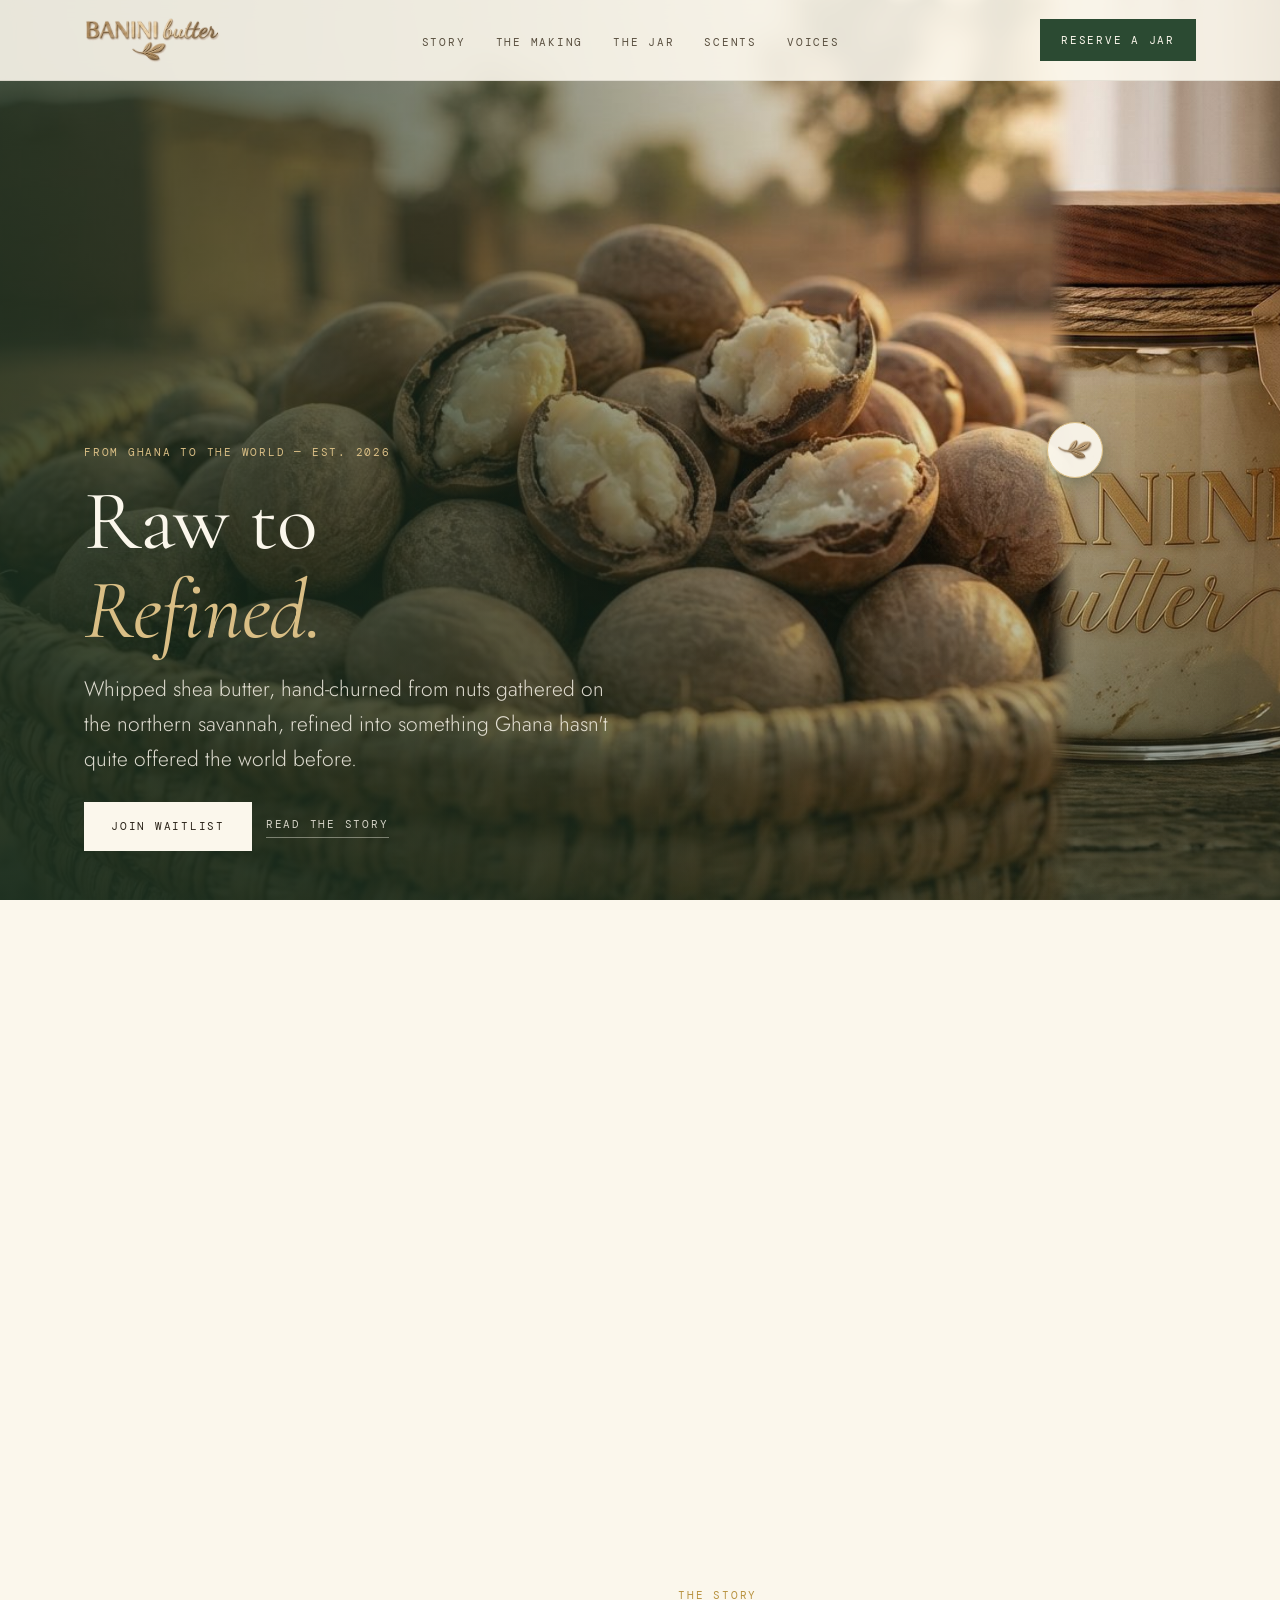
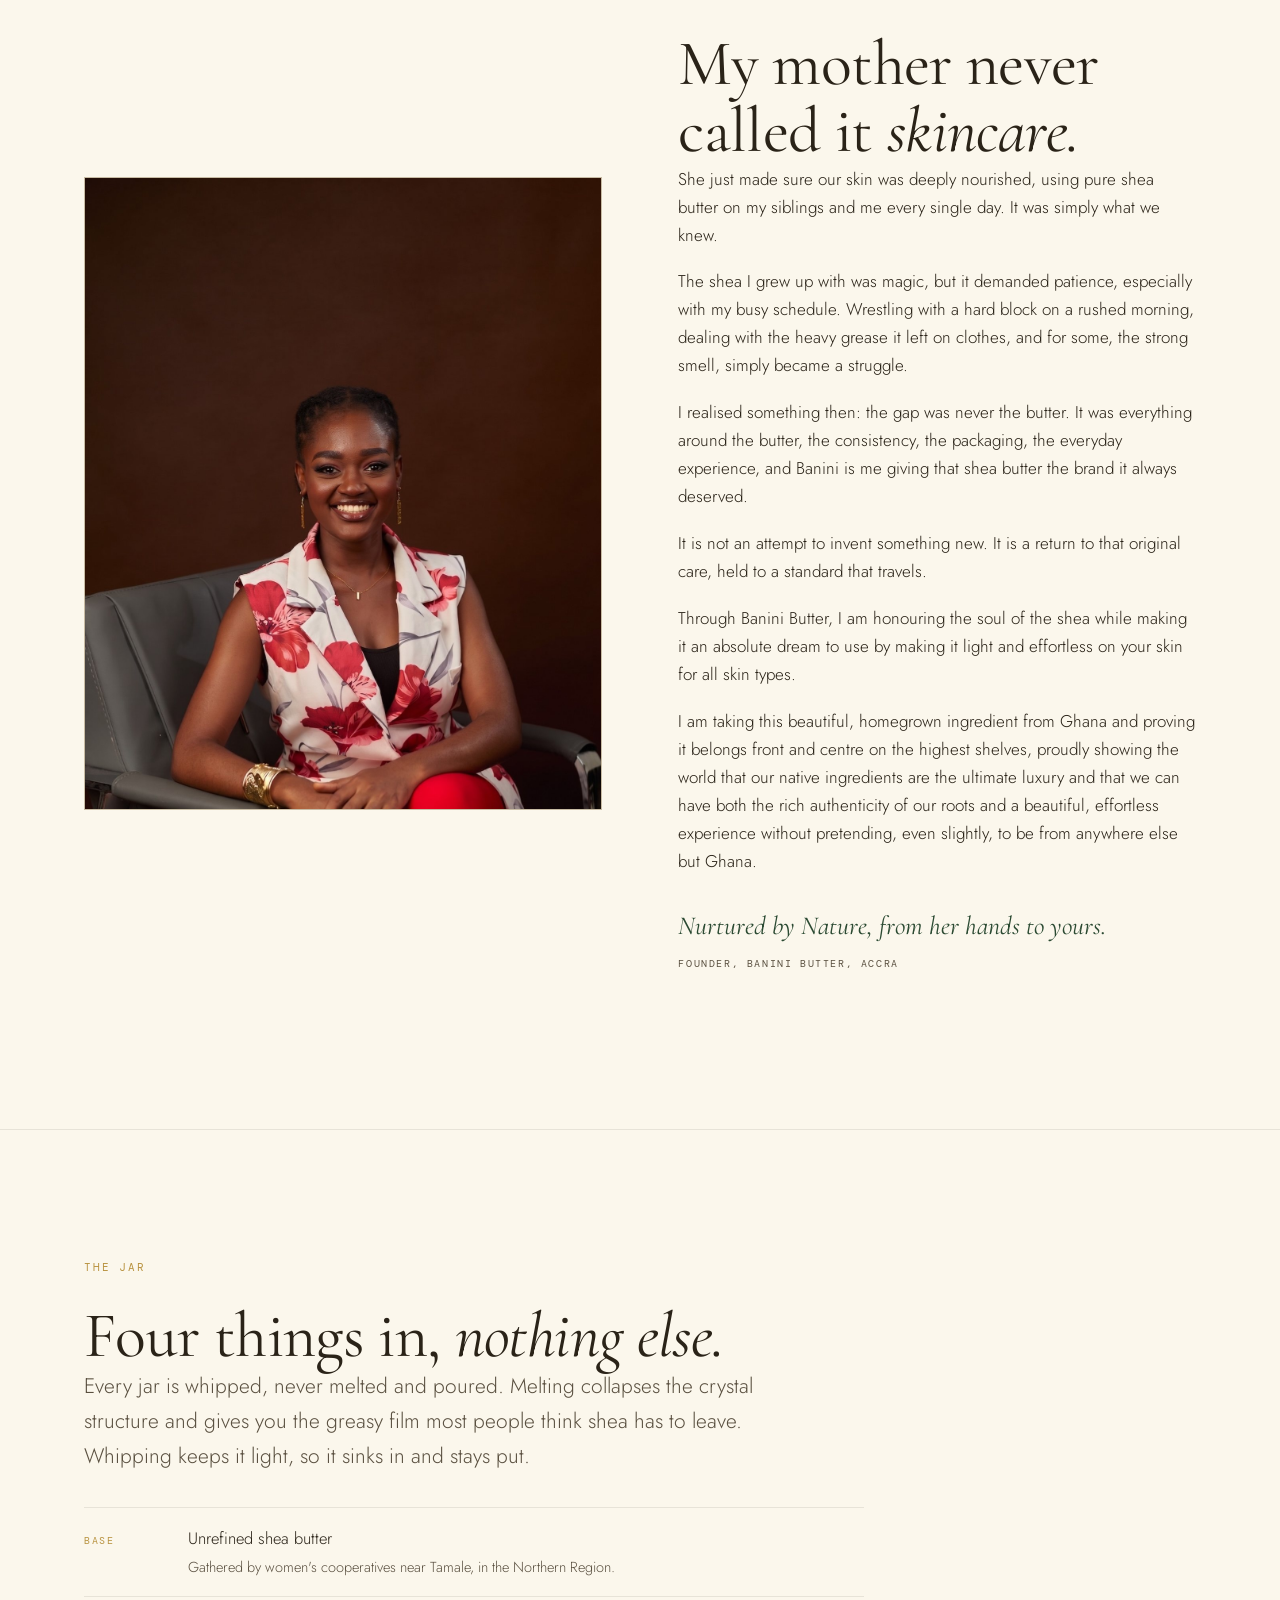
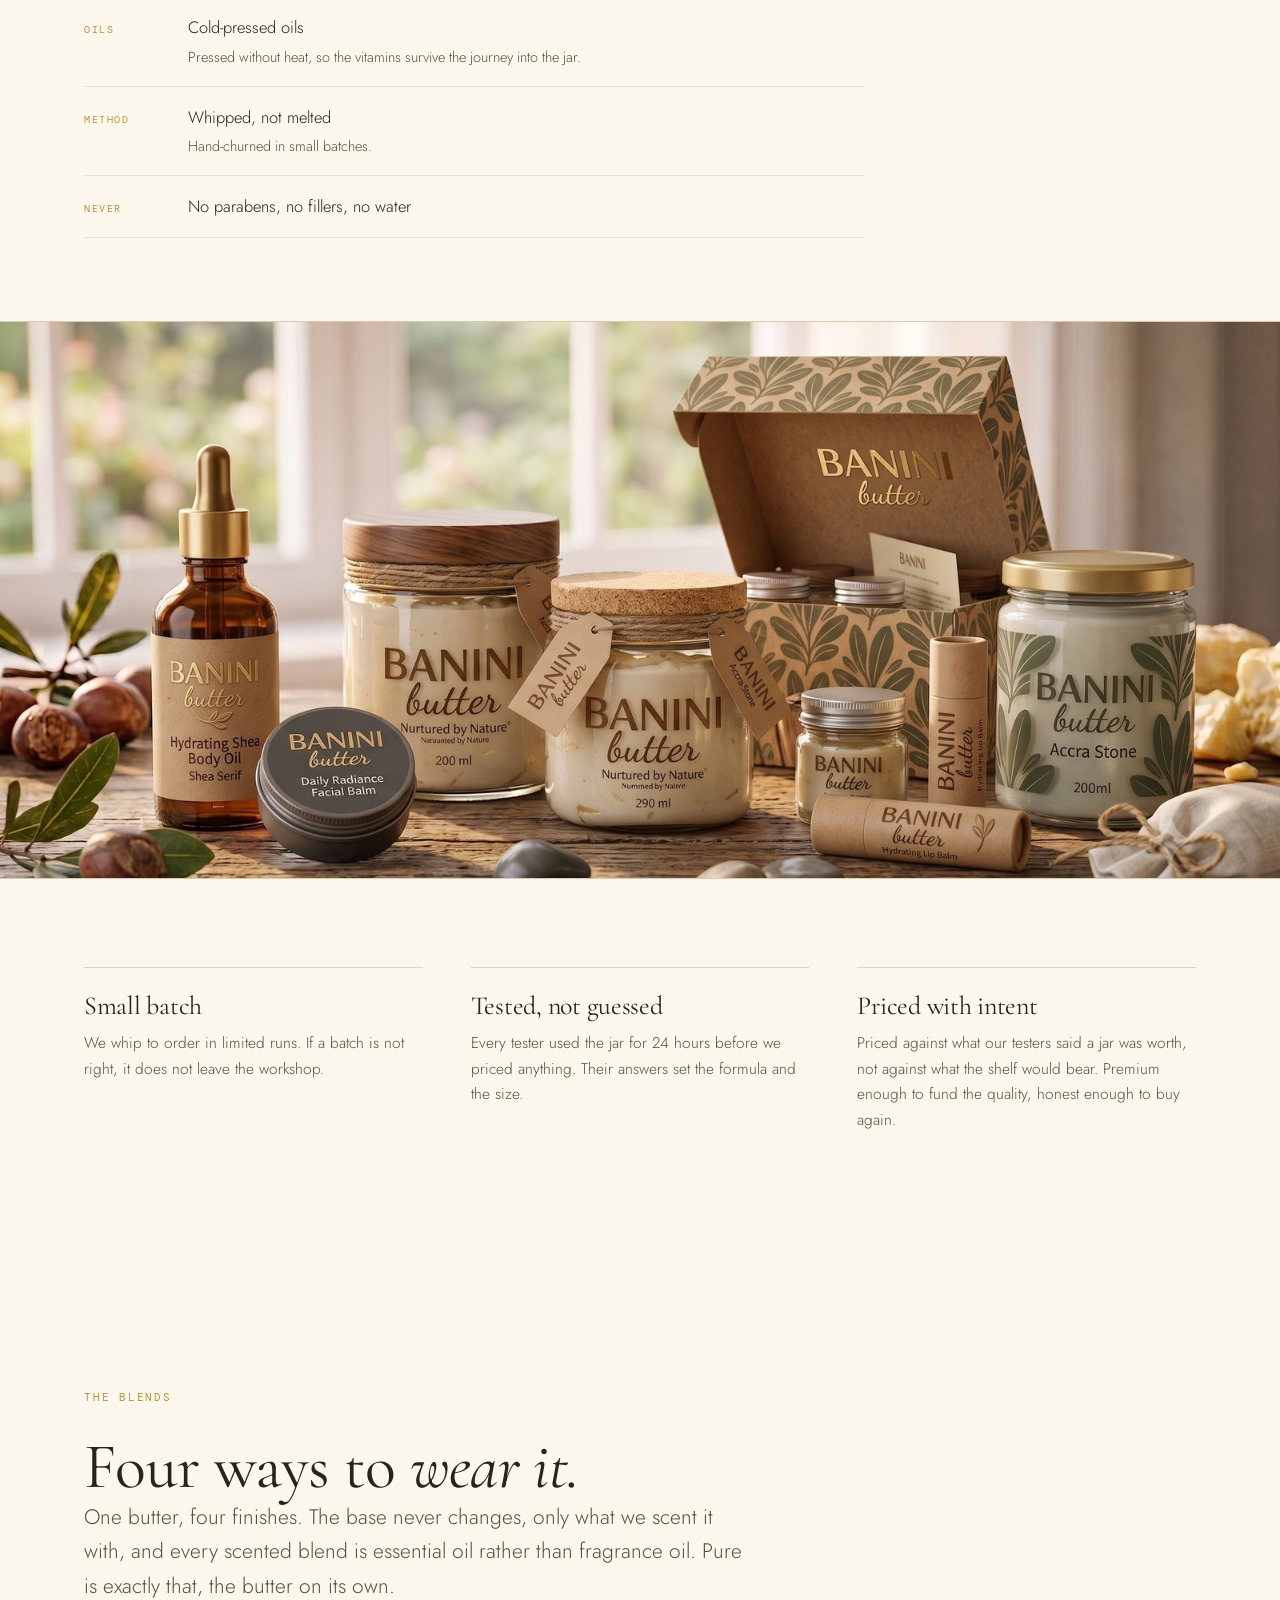
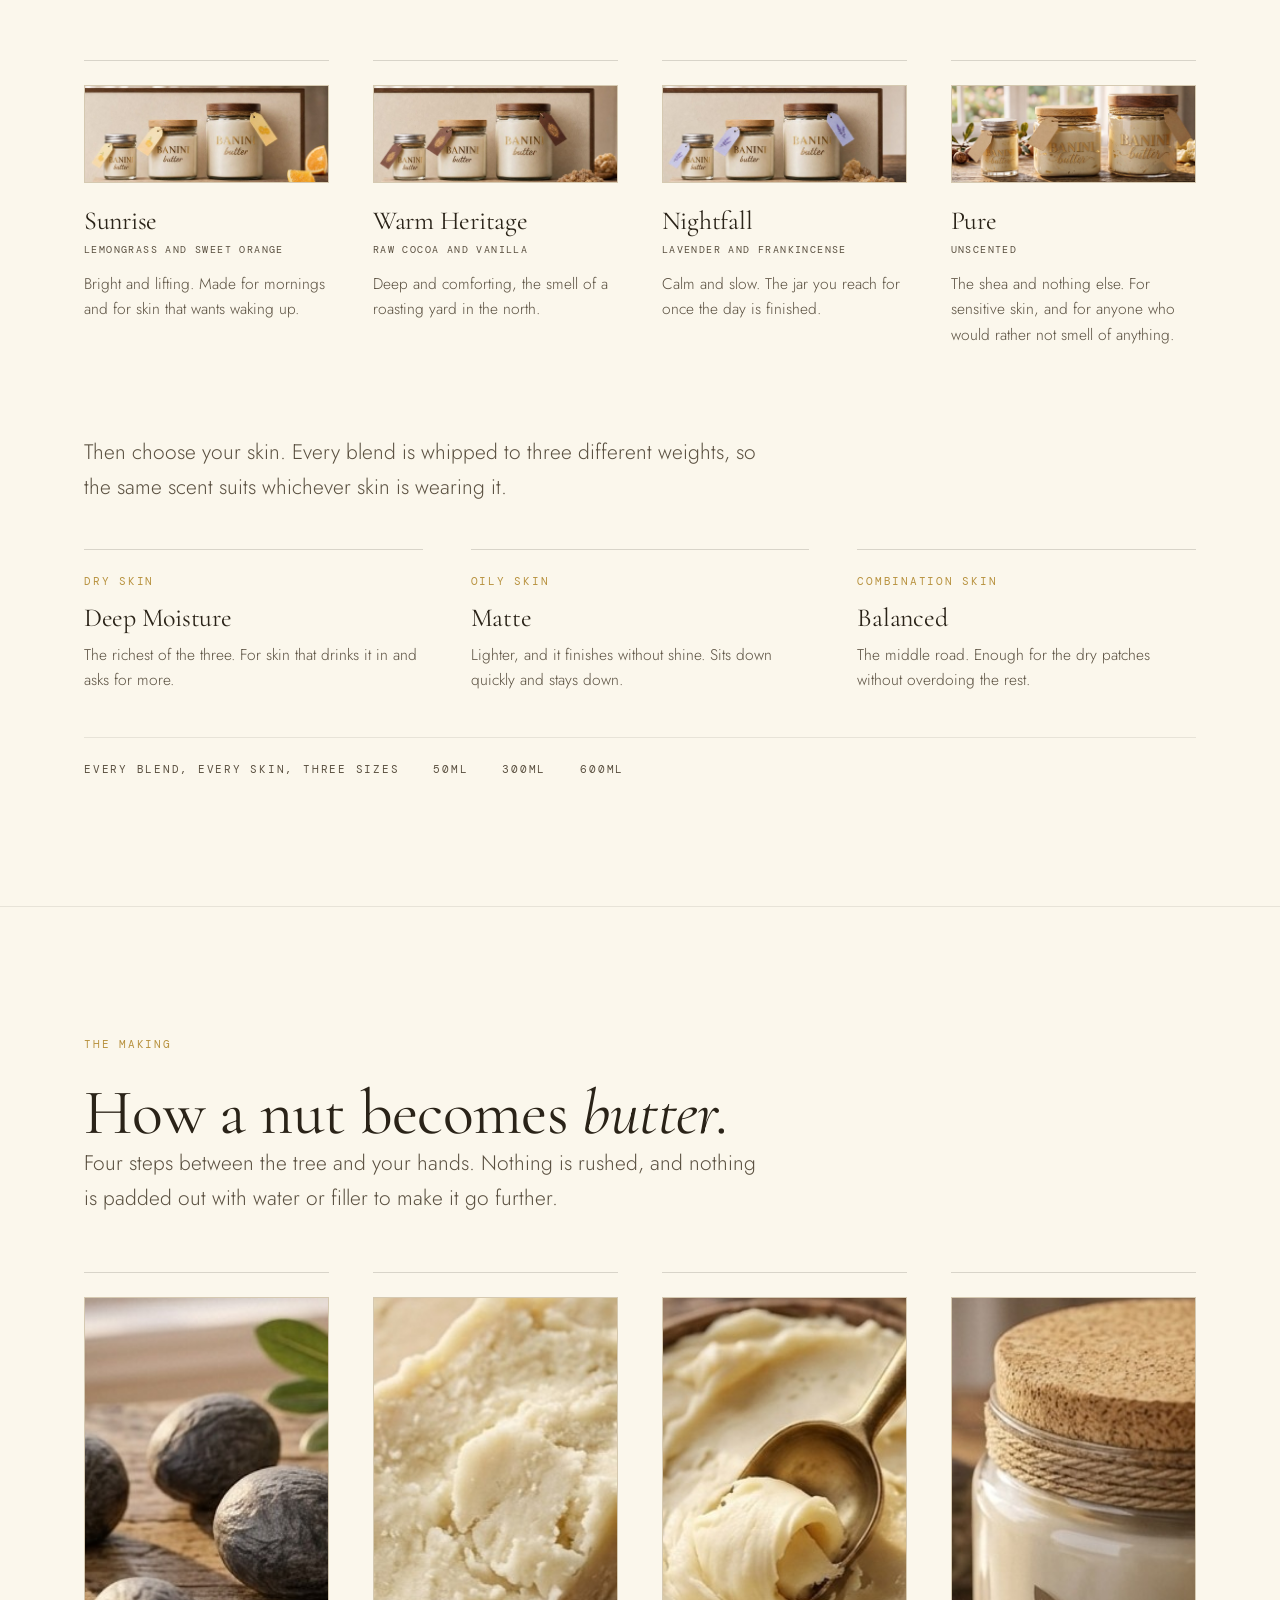
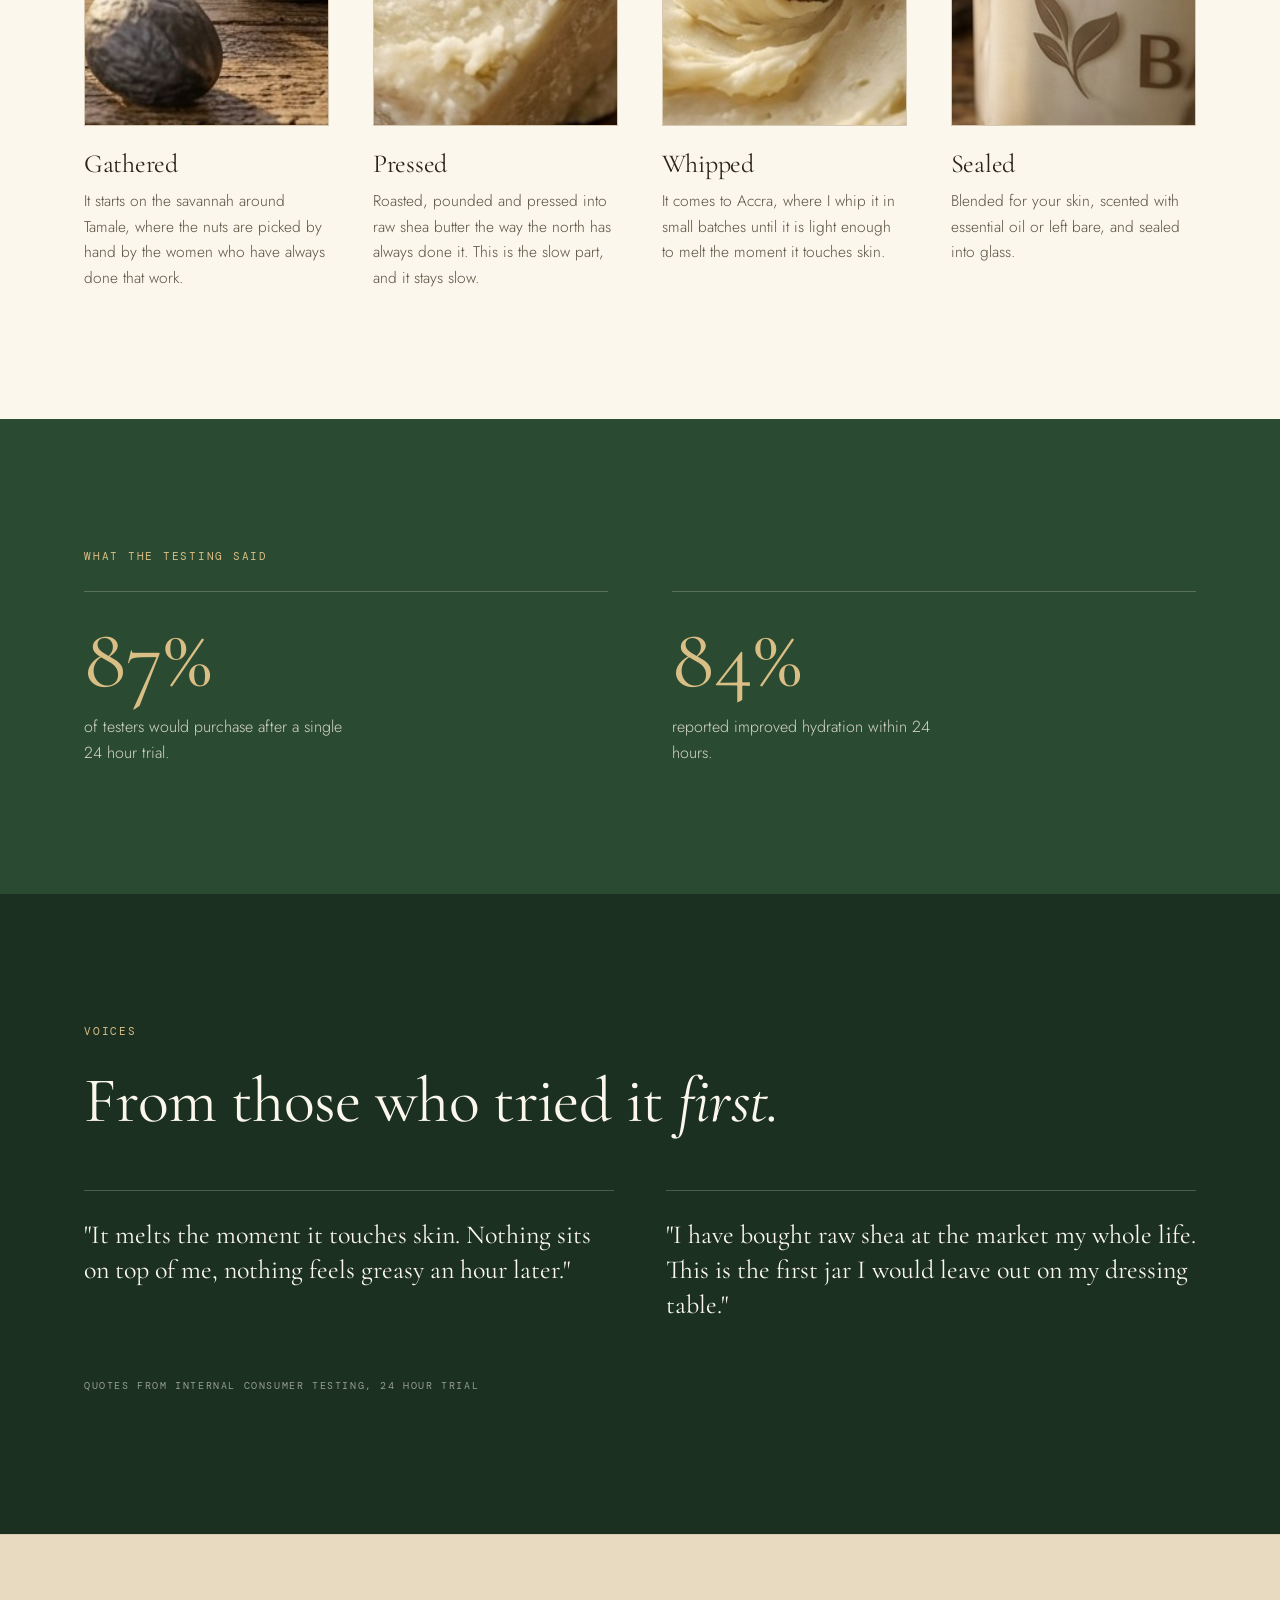
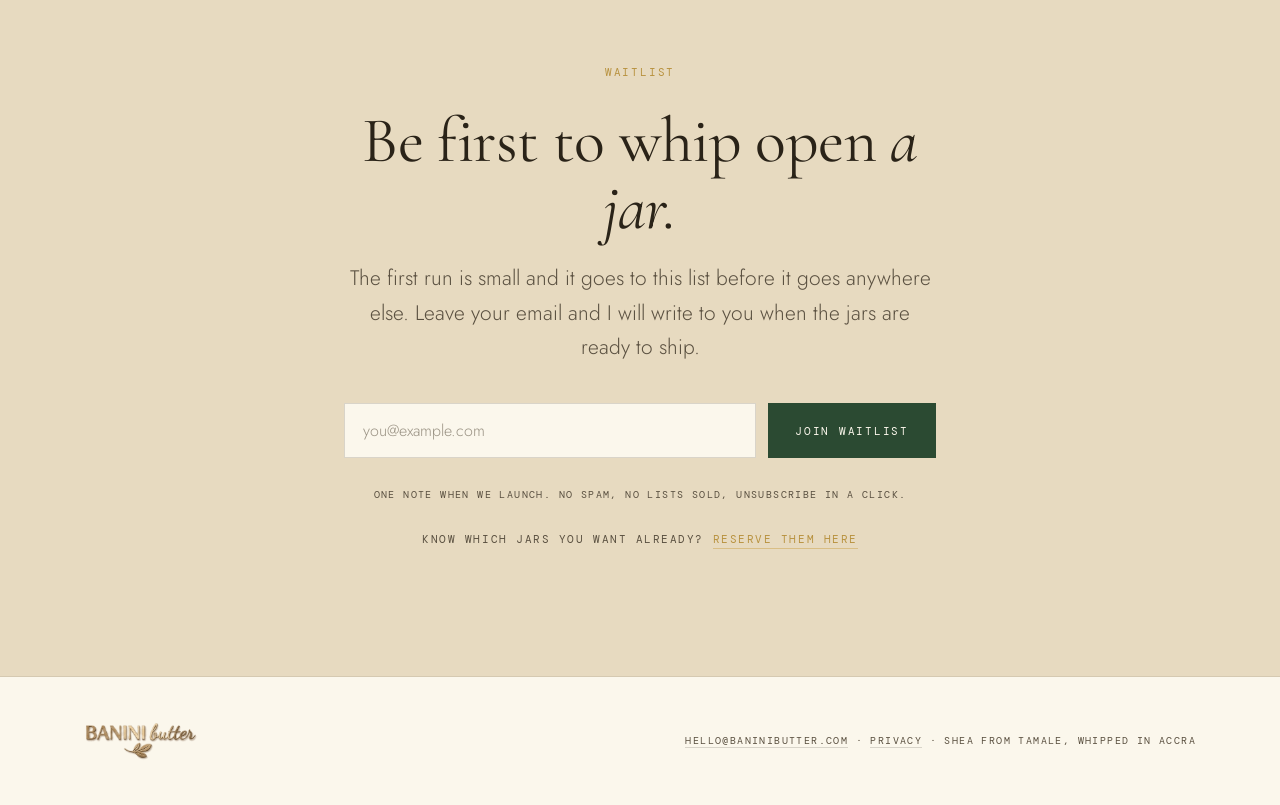
<file: index.html>
<!DOCTYPE html>
<html lang="en-GB">
<head>
<meta charset="utf-8">
<meta name="viewport" content="width=device-width, initial-scale=1, viewport-fit=cover">
<title>Banini Butter · Raw to Refined</title>
<meta name="description" content="Banini Butter, luxury whipped shea butter. Shea gathered in northern Ghana, whipped by hand in Accra. Raw to refined.">
<link rel="canonical" href="https://baninibutter.com/">
<meta name="theme-color" content="#2B4A32">
<link rel="icon" href="/favicon.ico" sizes="any">
<link rel="icon" type="image/png" href="/assets/favicon.png" sizes="192x192">
<link rel="apple-touch-icon" href="/assets/apple-touch-icon.png">
<meta property="og:type" content="website">
<meta property="og:site_name" content="Banini Butter">
<meta property="og:locale" content="en_GB">
<meta property="og:url" content="https://baninibutter.com/">
<meta property="og:title" content="Banini Butter &#183; Raw to Refined">
<meta property="og:description" content="Luxury whipped shea butter. Shea gathered around Tamale, whipped by hand in Accra. From Ghana to the world.">
<meta property="og:image" content="https://baninibutter.com/assets/og.jpg?v=20260828a">
<meta property="og:image:width" content="1200">
<meta property="og:image:height" content="630">
<meta property="og:image:alt" content="The Banini Butter range on a wooden table: whipped shea butter in glass jars, body oil, facial balm, lip balms and a branded box">
<meta name="twitter:card" content="summary_large_image">
<link rel="preload" href="/assets/fonts/cormorant-garamond-400-normal-latin.woff2" as="font" type="font/woff2" crossorigin>
<link rel="preload" href="/assets/fonts/jost-300-normal-latin.woff2" as="font" type="font/woff2" crossorigin>
<link rel="stylesheet" href="/assets/fonts.css?v=20260923a">
<link rel="stylesheet" href="styles.css?v=20261007b">
</head>
<body>
<a class="skip" href="#main">Skip to content</a>

<header class="nav">
  <div class="shell nav-in">
    <a class="wordmark" href="#top"><span class="wordmark-text">Banini<span>.</span></span></a>
    <nav aria-label="Primary">
      <ul class="nav-links">
        <li><a href="#story">Story</a></li>
        <li><a href="#making">The Making</a></li>
        <li><a href="#jar">The Jar</a></li>
        <li><a href="#scents">Scents</a></li>
        <li><a href="#voices">Voices</a></li>
      </ul>
    </nav>
    <a class="btn btn-sm" href="reserve/">Reserve a jar</a>
  </div>
</header>

<main id="main">
<section class="hero" id="top">
  <div class="hero-track" id="heroTrack">
  <div class="reveal-slider" id="rawRefined">
    <div class="rs-layer" data-slot="hero-jar">
      <svg class="media" viewBox="0 0 800 680" role="img" aria-label="Illustration of a sealed Banini jar of whipped shea butter with a wooden lid and a kraft paper tag">
            <rect width="800" height="680" fill="#E7DAC0"/>
            <g fill="none" stroke="#2B4A32" stroke-width="2.4" stroke-linecap="round" stroke-linejoin="round">
              <path d="M462 258h236v290a32 32 0 0 1-32 32H494a32 32 0 0 1-32-32z"/>
              <path d="M450 216h260v42H450z"/>
              <path d="M468 216c0-24 18-38 42-40h140c24 2 42 16 42 40"/>
              <path d="M462 316h236" stroke-dasharray="5 11" opacity=".5"/>
              <path d="M486 420c30-20 62-20 92 0s60 20 82-2" opacity=".55"/>
              <path d="M486 466c30-20 62-20 92 0s60 20 82-2" opacity=".4"/>
              <path d="M380 240h72l-14 40h-44z"/>
              <path d="M382 250h56" opacity=".5"/>
              <path d="M452 236l-14 8" opacity=".6"/>
              <path d="M196 470c22-14 46-14 68 0" opacity=".3"/>
              <ellipse cx="230" cy="536" rx="42" ry="34" opacity=".3"/>
            </g>
            <text x="580" y="384" text-anchor="middle" font-family="Cormorant Garamond,Georgia,serif" font-size="40" letter-spacing="6" fill="#B8923F">BANINI</text>
            <g fill="none" stroke="#B8923F" stroke-width="2.2" stroke-linecap="round">
              <path d="M580 524c-22-10-34-28-34-48 22 2 38 16 42 38"/>
              <path d="M580 524c22-10 34-28 34-48-22 2-38 16-42 38"/>
            </g>
          </svg>
    </div>

    <div class="rs-layer rs-left" id="rsLeft" data-slot="hero-raw">
      <svg class="media" viewBox="0 0 800 680" role="img" aria-label="Illustration of raw shea kernels gathered in a woven basket">
            <rect width="800" height="680" fill="#DACAA6"/>
            <g fill="none" stroke="#2B4A32" stroke-width="2.4" stroke-linecap="round" stroke-linejoin="round">
              <ellipse cx="176" cy="304" rx="72" ry="56"/>
              <path d="M126 290c26 16 64 18 98 2" opacity=".55"/>
              <ellipse cx="300" cy="340" rx="60" ry="48"/>
              <path d="M258 330c20 14 52 16 82 2" opacity=".55"/>
              <ellipse cx="106" cy="392" rx="54" ry="44"/>
              <ellipse cx="226" cy="416" rx="66" ry="52"/>
              <path d="M178 408c22 14 56 16 84 2" opacity=".55"/>
              <path d="M36 452h336l-26 122a28 28 0 0 1-27 20H89a28 28 0 0 1-27-20z"/>
              <path d="M52 486h304M62 522h284M74 558h260" opacity=".45"/>
              <path d="M36 452c0-16 13-25 30-25h276c17 0 30 9 30 25"/>
              <ellipse cx="620" cy="500" rx="46" ry="36" opacity=".28"/>
              <path d="M560 552h150" opacity=".22"/>
            </g>
            <g fill="none" stroke="#B8923F" stroke-width="2.2" stroke-linecap="round">
              <path d="M356 236c-24 8-40 26-42 48 24 0 42-12 50-34"/>
              <path d="M356 236c8 24 4 46-10 60-14-18-14-40 0-56" opacity=".8"/>
            </g>
          </svg>
    </div>

    <div class="rs-scrim" aria-hidden="true"></div>
    <input class="rs-range" id="rsRange" type="range" min="0" max="100" step="0.1" value="84"
           aria-label="Drag to reveal raw shea kernels on the left or whipped Banini butter on the right">
    <div class="rs-knob" aria-hidden="true">
      <img src="assets/leaf.png?v=20260828a" alt="" width="160" height="97" decoding="async">
    </div>
    <div class="hero-copy">
      <div class="shell">
        <span class="eyebrow">From Ghana to the World &#8212; Est. 2026</span>
        <h1>Raw to <em>Refined.</em></h1>
        <p class="lede">Whipped shea butter, hand-churned from nuts gathered on the northern savannah, refined into something Ghana hasn't quite offered the world before.</p>
        <div class="hero-cta">
          <a class="btn btn-light" href="reserve/">Join waitlist</a>
          <a class="link-ghost light" href="#story">Read the story</a>
        </div>
      </div>
    </div>
  </div>
  </div>
</section>

<section id="story" aria-labelledby="story-h">
  <div class="shell split">
    <figure class="media-frame r" data-slot="story">
      <svg class="media" viewBox="0 0 640 800" role="img" aria-label="Illustration of shea butter being whipped by hand with a wooden paddle in a calabash bowl, beside a shea branch">
        <rect width="640" height="800" fill="#E7DAC0"/>
        <g fill="none" stroke="#2B4A32" stroke-width="2.6" stroke-linecap="round" stroke-linejoin="round">
          <path d="M150 548h340c0 116-76 186-170 186s-170-70-170-186z"/>
          <ellipse cx="320" cy="548" rx="170" ry="30"/>
          <path d="M206 612c56 30 128 34 200 10" opacity=".45"/>
          <path d="M232 668c48 26 106 28 160 8" opacity=".32"/>
          <path d="M262 544c22-42 60-62 108-56" opacity=".55"/>
          <path d="M370 488c-10-16-6-32 10-44 10 16 8 32-10 44"/>
          <path d="M380 444l52-158"/>
          <path d="M432 286l16-48a26 26 0 0 1 42 8l-14 42a26 26 0 0 1-44-2z"/>
          <path d="M120 470c-26 14-40 40-38 72" opacity=".4"/>
          <path d="M520 470c26 14 40 40 38 72" opacity=".4"/>
        </g>
        <g fill="none" stroke="#B8923F" stroke-width="2.4" stroke-linecap="round" stroke-linejoin="round">
          <path d="M196 216c-8 40 8 76 44 96 12-40-2-76-44-96z"/>
          <path d="M196 216c40 4 70 28 82 62" opacity=".55"/>
          <path d="M242 306c-16 60-30 128-34 216" opacity=".8"/>
          <path d="M154 350c34-10 66 0 88 26-32 20-66 16-88-26z" opacity=".85"/>
          <ellipse cx="286" cy="366" rx="26" ry="21"/>
          <path d="M266 358c14 8 32 8 42-2" opacity=".6"/>
        </g>
      </svg>
      <figcaption>Placeholder illustration. Drop a sourcing, whipping or founder photo into assets to replace it.</figcaption>
    </figure>

    <div>
      <span class="eyebrow r">The story</span>
      <h2 class="r d1">My mother never called it <em>skincare.</em></h2>
      <p class="r d2">She just made sure our skin was deeply nourished, using pure shea butter on my siblings and me every single day. It was simply what we knew.</p>
      <p class="r d2">The shea I grew up with was magic, but it demanded patience, especially with my busy schedule. Wrestling with a hard block on a rushed morning, dealing with the heavy grease it left on clothes, and for some, the strong smell, simply became a struggle.</p>
      <p class="r d2">I realised something then: the gap was never the butter. It was everything around the butter, the consistency, the packaging, the everyday experience, and Banini is me giving that shea butter the brand it always deserved.</p>
      <p class="r d2">It is not an attempt to invent something new. It is a return to that original care, held to a standard that travels.</p>
      <p class="r d2">Through Banini Butter, I am honouring the soul of the shea while making it an absolute dream to use by making it light and effortless on your skin for all skin types.</p>
      <p class="r d2">I am taking this beautiful, homegrown ingredient from Ghana and proving it belongs front and centre on the highest shelves, proudly showing the world that our native ingredients are the ultimate luxury and that we can have both the rich authenticity of our roots and a beautiful, effortless experience without pretending, even slightly, to be from anywhere else but Ghana.</p>
      <p class="signature r d2">Nurtured by Nature, from her hands to yours.<small>Founder, Banini Butter, Accra</small></p>
    </div>
  </div>
</section>

<hr class="rule">

<section id="jar" aria-labelledby="jar-h">
  <div class="shell">
    <span class="eyebrow r">The jar</span>
      <h2 class="r d1">Four things in, <em>nothing else.</em></h2>
      <p class="lede r d2">Every jar is whipped, never melted and poured. Melting collapses the crystal structure and gives you the greasy film most people think shea has to leave. Whipping keeps it light, so it sinks in and stays put.</p>
      <ul class="jar-list r d2">
        <li><span class="k">Base</span><p class="v">Unrefined shea butter<small>Gathered by women's cooperatives near Tamale, in the Northern Region.</small></p></li>
        <li><span class="k">Oils</span><p class="v">Cold-pressed oils<small>Pressed without heat, so the vitamins survive the journey into the jar.</small></p></li>
        <li><span class="k">Method</span><p class="v">Whipped, not melted<small>Hand-churned in small batches.</small></p></li>
        <li><span class="k">Never</span><p class="v">No parabens, no fillers, no water</p></li>
      </ul>
    </div>
  </div>

  <figure class="media-bleed r" data-slot="product" data-fixed-ratio>
      <svg class="media" viewBox="0 0 640 800" preserveAspectRatio="xMidYMid slice" role="img" aria-label="Illustration of three Banini jars in 50ml, 300ml and 600ml sizes on a plain surface">
        <rect width="640" height="800" fill="#E7DAC0"/>
        <g fill="none" stroke="#2B4A32" stroke-width="2.5" stroke-linecap="round" stroke-linejoin="round">
          <path d="M78 470h124v168a24 24 0 0 1-24 24h-76a24 24 0 0 1-24-24z"/>
          <path d="M70 442h140v28H70z"/>
          <path d="M232 396h168v242a24 24 0 0 1-24 24H256a24 24 0 0 1-24-24z"/>
          <path d="M222 362h188v34H222z"/>
          <path d="M238 362c0-20 16-30 36-32h84c20 2 36 12 36 32"/>
          <path d="M430 330h150v308a24 24 0 0 1-24 24H454a24 24 0 0 1-24-24z"/>
          <path d="M420 292h170v38H420z"/>
          <path d="M438 292c0-22 18-34 40-36h74c22 2 40 14 40 36"/>
          <path d="M78 676h502" opacity=".35"/>
          <path d="M252 520c26-16 52-16 78 0s52 16 70-2" opacity=".5"/>
          <path d="M452 466c30-18 60-18 90 0s34 14 34 14" opacity=".5"/>
        </g>
        <g font-family="DM Mono,Courier New,monospace" font-size="17" letter-spacing="3" fill="#B8923F" text-anchor="middle">
          <text x="140" y="704">50ML</text>
          <text x="316" y="704">300ML</text>
          <text x="505" y="704">600ML</text>
        </g>
      </svg>
      <figcaption>Placeholder illustration. Drop jar photography into assets to replace it.</figcaption>
    </figure>

<div class="shell">
      <div class="pillars">
      <div class="pillar r">
        <h3>Small batch</h3>
        <p>We whip to order in limited runs. If a batch is not right, it does not leave the workshop.</p>
      </div>
      <div class="pillar r d1">
        <h3>Tested, not guessed</h3>
        <p>Every tester used the jar for 24 hours before we priced anything. Their answers set the formula and the size.</p>
      </div>
      <div class="pillar r d2">
        <h3>Priced with intent</h3>
        <p>Priced against what our testers said a jar was worth, not against what the shelf would bear. Premium enough to fund the quality, honest enough to buy again.</p>
      </div>
    </div>
  </div>
</section>

<section id="scents" aria-labelledby="scents-h">
  <div class="shell">
    <span class="eyebrow r">The blends</span>
    <h2 id="scents-h" class="r d1">Four ways to <em>wear it.</em></h2>
    <p class="lede r d2">One butter, four finishes. The base never changes, only what we scent it with, and every scented blend is essential oil rather than fragrance oil. Pure is exactly that, the butter on its own.</p>

    <div class="scent-grid">
      <article class="scent r">
        <figure class="scent-shot" data-slot="blend-sunrise" hidden></figure>
        <h3>Sunrise</h3>
        <span class="blend">Lemongrass and sweet orange</span>
        <p>Bright and lifting. Made for mornings and for skin that wants waking up.</p>
      </article>
      <article class="scent r d1">
        <figure class="scent-shot" data-slot="blend-warm-heritage" hidden></figure>
        <h3>Warm Heritage</h3>
        <span class="blend">Raw cocoa and vanilla</span>
        <p>Deep and comforting, the smell of a roasting yard in the north.</p>
      </article>
      <article class="scent r d2">
        <figure class="scent-shot" data-slot="blend-nightfall" hidden></figure>
        <h3>Nightfall</h3>
        <span class="blend">Lavender and frankincense</span>
        <p>Calm and slow. The jar you reach for once the day is finished.</p>
      </article>
      <article class="scent r d2">
        <figure class="scent-shot" data-slot="blend-pure" hidden></figure>
        <h3>Pure</h3>
        <span class="blend">Unscented</span>
        <p>The shea and nothing else. For sensitive skin, and for anyone who would rather not smell of anything.</p>
      </article>
    </div>

    <p class="range-lede r">Then choose your skin. Every blend is whipped to three different weights, so the same scent suits whichever skin is wearing it.</p>
    <div class="pillars">
      <div class="pillar r">
        <span class="label">Dry skin</span>
        <h3>Deep Moisture</h3>
        <p>The richest of the three. For skin that drinks it in and asks for more.</p>
      </div>
      <div class="pillar r d1">
        <span class="label">Oily skin</span>
        <h3>Matte</h3>
        <p>Lighter, and it finishes without shine. Sits down quickly and stays down.</p>
      </div>
      <div class="pillar r d2">
        <span class="label">Combination skin</span>
        <h3>Balanced</h3>
        <p>The middle road. Enough for the dry patches without overdoing the rest.</p>
      </div>
    </div>

    <div class="size-strip r" id="sizeStrip">
      <span>Every blend, every skin, three sizes</span>
      <span class="size-strip-list">
        <span data-size-strip="50ml">50ml</span>
        <span data-size-strip="300ml">300ml</span>
        <span data-size-strip="600ml">600ml</span>
      </span>
    </div>
  </div>
</section>

<hr class="rule">

<section id="making" aria-labelledby="making-h">
  <div class="shell">
    <span class="eyebrow r">The making</span>
    <h2 id="making-h" class="r d1">How a nut becomes <em>butter.</em></h2>
    <p class="lede r d2">Four steps between the tree and your hands. Nothing is rushed, and nothing is padded out with water or filler to make it go further.</p>

    <div class="steps">
      <article class="step r">
        <figure class="step-shot" data-slot="step-gathered">
          <svg class="media" viewBox="0 0 220 150" role="img" aria-label="Illustration of shea nuts beside a leafy branch">
          <rect width="220" height="150" fill="#E7DAC0"/>
          <g fill="none" stroke="#2B4A32" stroke-width="2.4" stroke-linecap="round" stroke-linejoin="round">
            <ellipse cx="78" cy="96" rx="26" ry="21"/>
            <path d="M60 88c12 8 30 9 42 1" opacity=".5"/>
            <ellipse cx="120" cy="104" rx="22" ry="18"/>
            <path d="M105 98c10 7 25 8 34 1" opacity=".5"/>
            <ellipse cx="99" cy="66" rx="20" ry="16"/>
            <path d="M46 118h128" opacity=".35"/>
          </g>
          <g fill="none" stroke="#B8923F" stroke-width="2.2" stroke-linecap="round" stroke-linejoin="round">
            <path d="M150 36c-14 6-22 18-23 32 14 0 24-8 28-20"/>
            <path d="M150 36c5 14 2 27-7 35-8-11-8-24 0-33" opacity=".8"/>
            <path d="M141 74c-4 12-7 24-8 36" opacity=".55"/>
          </g>
        </svg>
        </figure>
        <h3>Gathered</h3>
        <p>It starts on the savannah around Tamale, where the nuts are picked by hand by the women who have always done that work.</p>
      </article>
      <article class="step r">
        <figure class="step-shot" data-slot="step-pressed">
          <svg class="media" viewBox="0 0 220 150" role="img" aria-label="Illustration of a mortar and pestle">
          <rect width="220" height="150" fill="#E7DAC0"/>
          <g fill="none" stroke="#2B4A32" stroke-width="2.4" stroke-linecap="round" stroke-linejoin="round">
            <path d="M70 86h80l-13 42a15 15 0 0 1-14 10H97a15 15 0 0 1-14-10z"/>
            <ellipse cx="110" cy="86" rx="40" ry="10"/>
            <path d="M96 138h28"/>
            <rect x="116" y="26" width="21" height="56" rx="10.5"/>
            <path d="M116 60h21" opacity=".4"/>
          </g>
          <g fill="none" stroke="#B8923F" stroke-width="2.2" stroke-linecap="round">
            <path d="M62 62c-6-6-8-14-6-22" opacity=".8"/>
            <path d="M170 62c6-6 8-14 6-22" opacity=".8"/>
          </g>
        </svg>
        </figure>
        <h3>Pressed</h3>
        <p>Roasted, pounded and pressed into raw shea butter the way the north has always done it. This is the slow part, and it stays slow.</p>
      </article>
      <article class="step r">
        <figure class="step-shot" data-slot="step-whipped">
          <svg class="media" viewBox="0 0 220 150" role="img" aria-label="Illustration of shea butter being whipped in a bowl with a paddle">
          <rect width="220" height="150" fill="#E7DAC0"/>
          <g fill="none" stroke="#2B4A32" stroke-width="2.4" stroke-linecap="round" stroke-linejoin="round">
            <path d="M56 92h108c0 30-24 40-54 40s-54-10-54-40z"/>
            <ellipse cx="110" cy="92" rx="54" ry="11"/>
            <path d="M76 110c18 9 42 10 66 2" opacity=".4"/>
            <path d="M124 88V44"/>
            <path d="M116 44h16l-4 16h-8z"/>
          </g>
          <g fill="none" stroke="#B8923F" stroke-width="2.2" stroke-linecap="round">
            <path d="M84 78c10-12 22-16 36-12" opacity=".75"/>
            <path d="M92 62c8-9 18-12 28-9" opacity=".5"/>
          </g>
        </svg>
        </figure>
        <h3>Whipped</h3>
        <p>It comes to Accra, where I whip it in small batches until it is light enough to melt the moment it touches skin.</p>
      </article>
      <article class="step r">
        <figure class="step-shot" data-slot="step-sealed">
          <svg class="media" viewBox="0 0 220 150" role="img" aria-label="Illustration of a sealed Banini jar with a wooden lid and a paper tag">
          <rect width="220" height="150" fill="#E7DAC0"/>
          <g fill="none" stroke="#2B4A32" stroke-width="2.4" stroke-linecap="round" stroke-linejoin="round">
            <path d="M80 64h60v56a13 13 0 0 1-13 13H93a13 13 0 0 1-13-13z"/>
            <path d="M75 46h70v18H75z"/>
            <path d="M83 46c0-9 7-15 16-16h22c9 1 16 7 16 16"/>
            <path d="M78 70c16 5 48 5 64 0"/>
            <path d="M80 86h60" stroke-dasharray="4 8" opacity=".45"/>
            <path d="M146 60l16-6" opacity=".5"/>
            <path d="M162 54l12 5-4 15-12-4z"/>
            <path d="M162 62l9 3" opacity=".45"/>
          </g>
          <g fill="none" stroke="#B8923F" stroke-width="2.2" stroke-linecap="round" stroke-linejoin="round">
            <path d="M110 114c-9-4-14-11-14-19 9 1 16 7 17 16"/>
            <path d="M110 114c9-4 14-11 14-19-9 1-16 7-17 16"/>
            <path d="M110 114v-8" opacity=".7"/>
          </g>
        </svg>
        </figure>
        <h3>Sealed</h3>
        <p>Blended for your skin, scented with essential oil or left bare, and sealed into glass.</p>
      </article>
    </div>
  </div>
</section>

<section class="band" aria-labelledby="proof-h">
  <div class="shell">
    <span class="eyebrow r">What the testing said</span>
    <h2 id="proof-h" class="sr-only">Consumer testing results</h2>
    <div class="stats">
      <div class="stat r">
        <div class="stat-figure">87%</div>
        <p>of testers would purchase after a single 24 hour trial.</p>
      </div>
      <div class="stat r d1">
        <div class="stat-figure">84%</div>
        <p>reported improved hydration within 24 hours.</p>
      </div>
    </div>
  </div>
</section>

<section class="band" id="voices" aria-labelledby="voices-h">
  <div class="shell">
    <span class="eyebrow r">Voices</span>
    <h2 id="voices-h" class="r d1">From those who tried it <em>first.</em></h2>
    <div class="voices">
      <figure class="voice r">
        <blockquote>"It melts the moment it touches skin. Nothing sits on top of me, nothing feels greasy an hour later."</blockquote>
      </figure>
      <figure class="voice r d1">
        <blockquote>"I have bought raw shea at the market my whole life. This is the first jar I would leave out on my dressing table."</blockquote>
      </figure>
    </div>
    <p class="source r">Quotes from internal consumer testing, 24 hour trial</p>
  </div>
</section>

<section class="waitlist" id="waitlist" aria-labelledby="waitlist-h">
  <div class="shell waitlist-in">
    <span class="eyebrow r">Waitlist</span>
    <h2 id="waitlist-h" class="r d1">Be first to whip open <em>a jar.</em></h2>
    <p class="lede r d2">The first run is small and it goes to this list before it goes anywhere else. Leave your email and I will write to you when the jars are ready to ship.</p>
    <form class="signup r d2" id="signup" novalidate>
      <label class="sr-only" for="email">Email address</label>
      <input type="email" id="email" name="email" placeholder="you@example.com" autocomplete="email" required>
      <button class="btn" type="submit">Join waitlist</button>
    </form>
    <p class="form-note" id="formNote" role="status" aria-live="polite"></p>
    <p class="fineprint r">One note when we launch. No spam, no lists sold, unsubscribe in a click.</p>
    <p class="waitlist-cross r">Know which jars you want already? <a href="reserve/">Reserve them here</a></p>
  </div>
</section>
</main>

<footer>
  <div class="shell foot-in">
    <a class="wordmark" href="#top"><span class="wordmark-text">Banini<span>.</span></span></a>
    <p class="fineprint">
      <a href="mailto:hello@baninibutter.com">hello@baninibutter.com</a>
      &#183; <a href="/privacy.html">Privacy</a>
      &#183; Shea from Tamale, whipped in Accra
    </p>
  </div>
</footer>

<script src="config.js?v=20260828a" defer></script>
<script src="app.js?v=20260923a" defer></script>
</body>
</html>
</file>
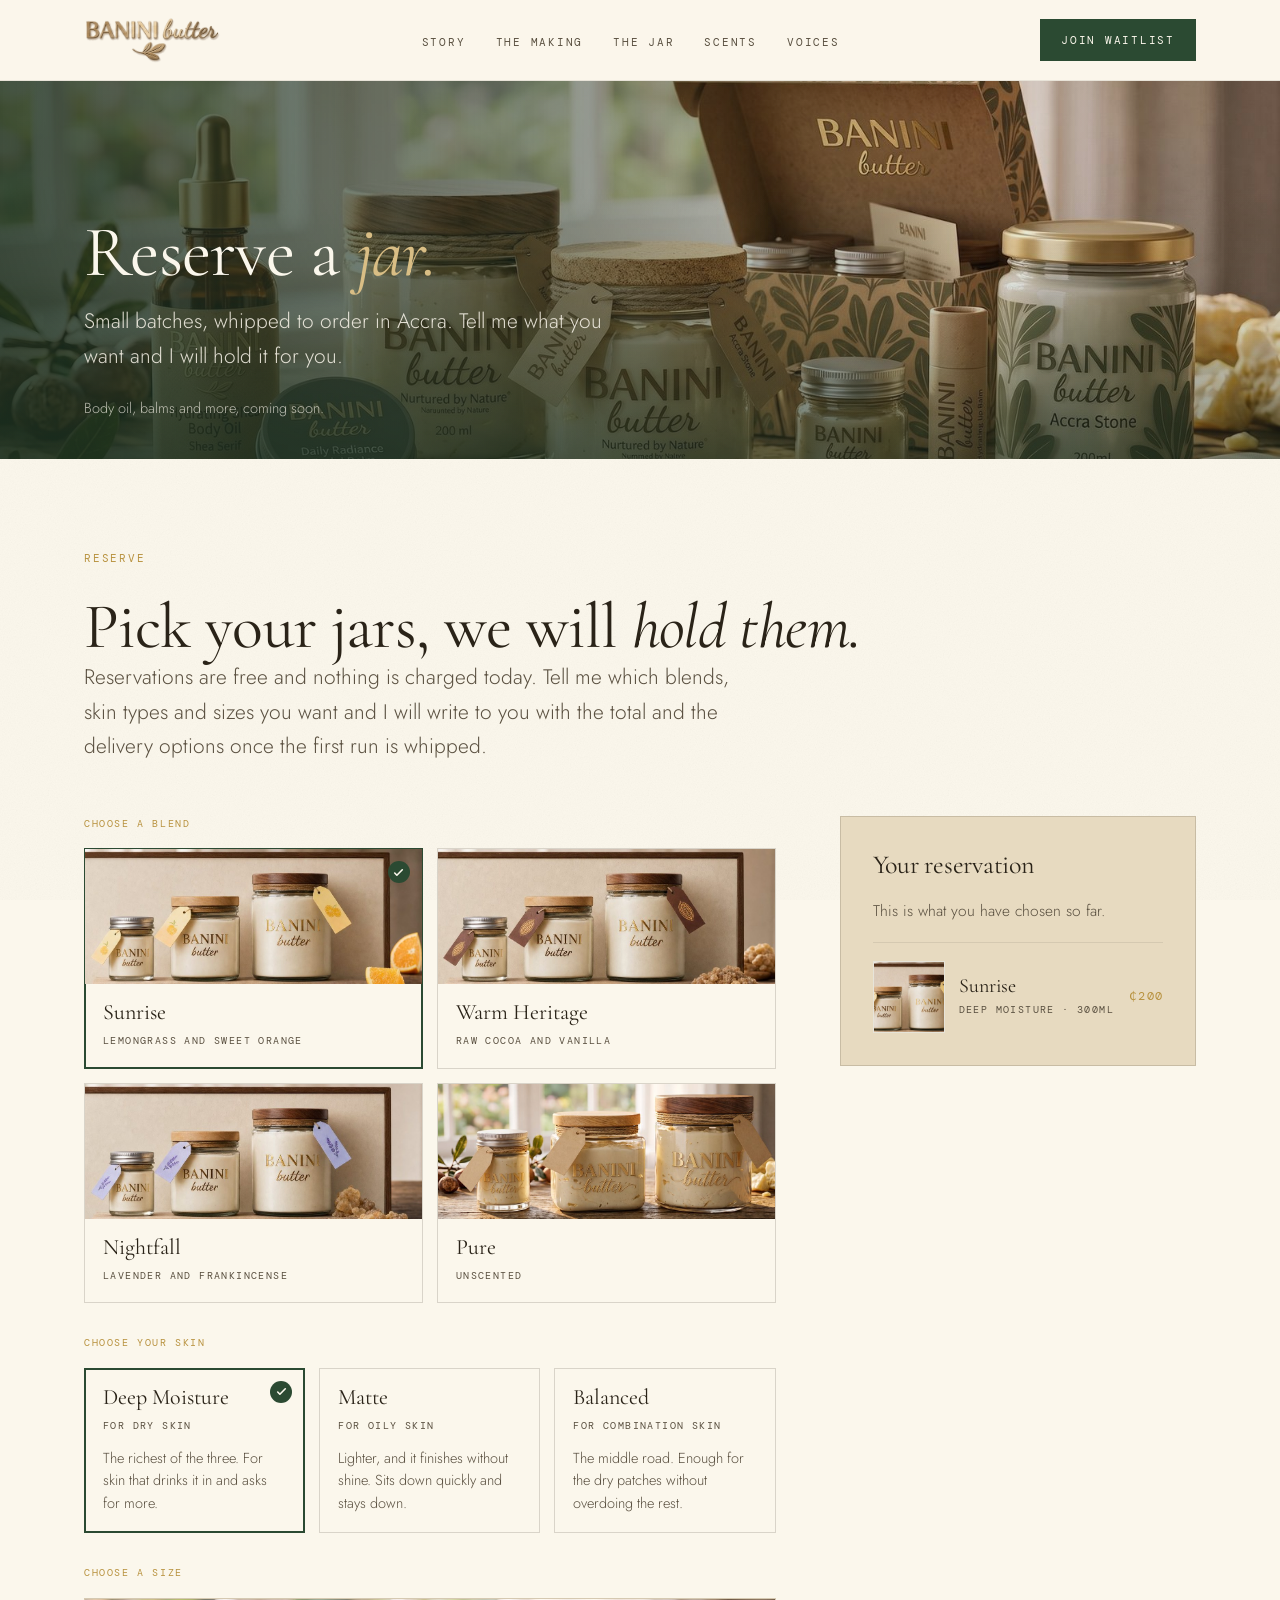
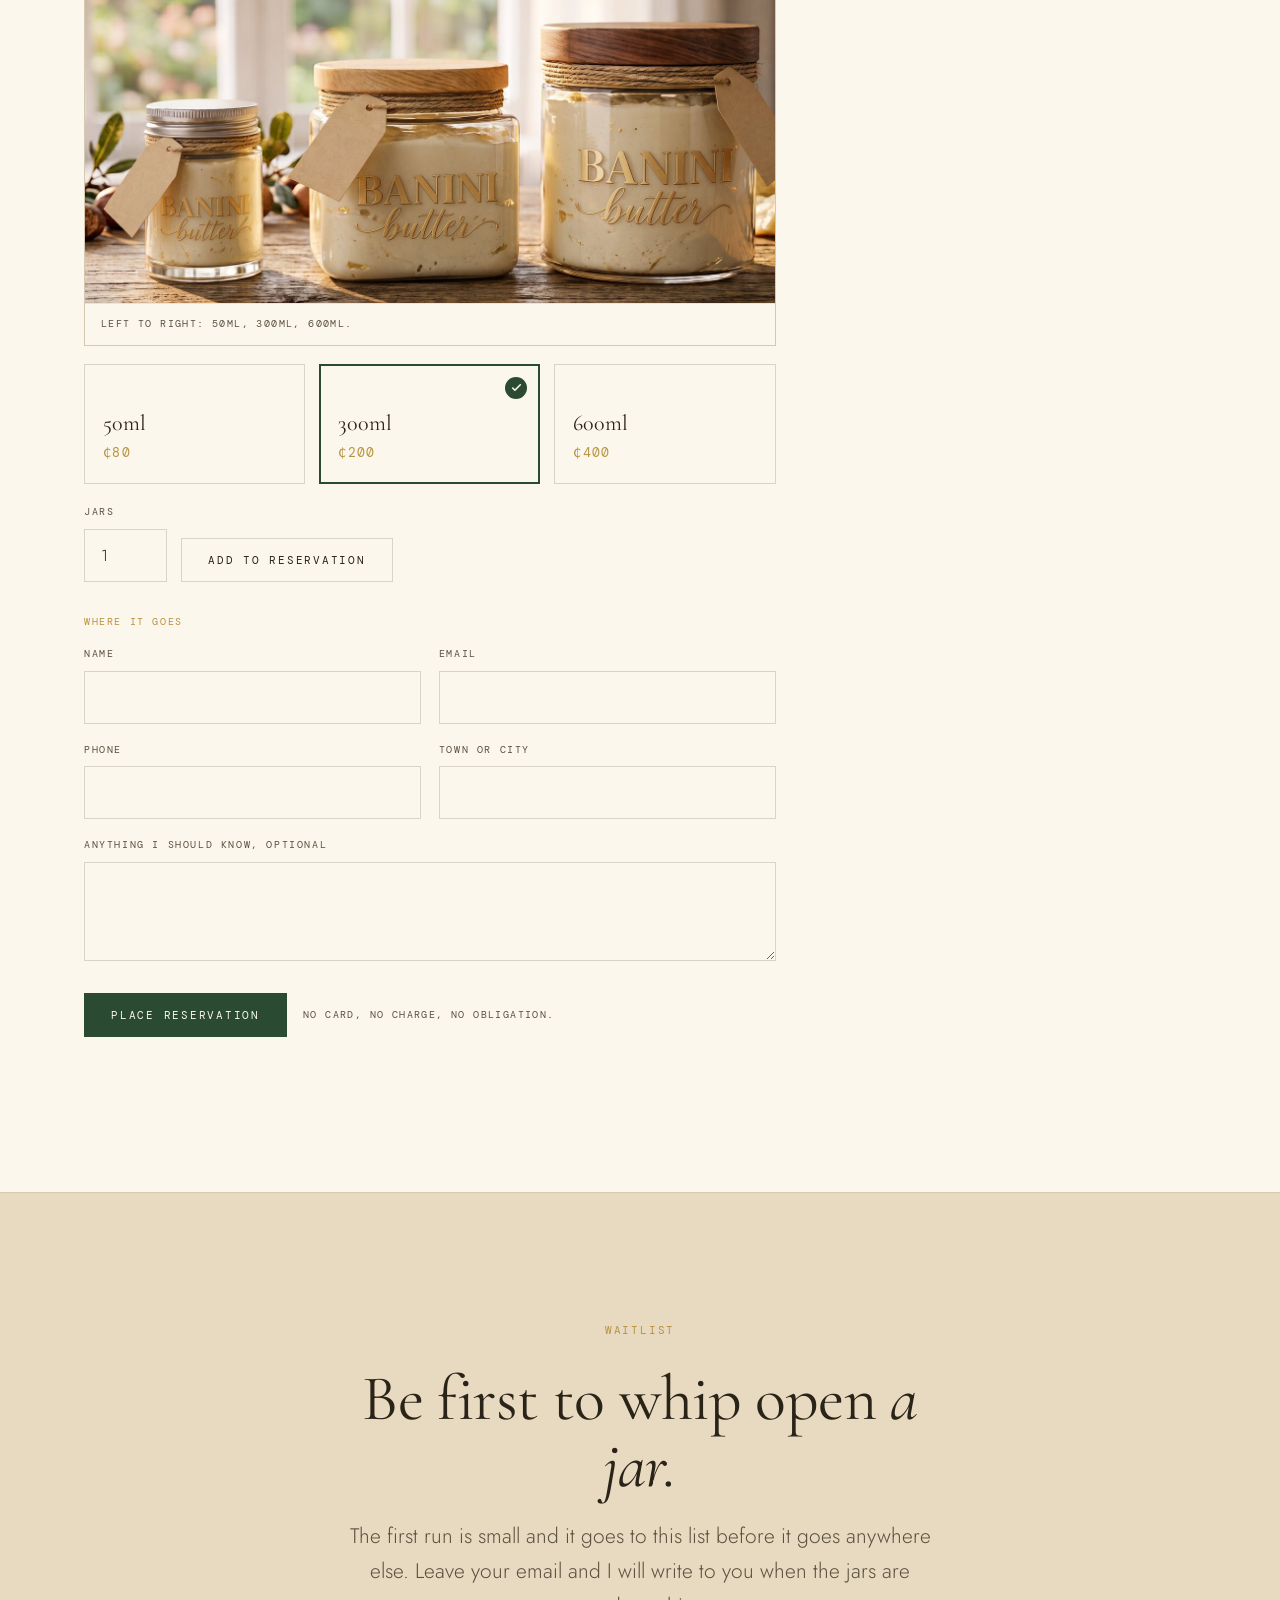
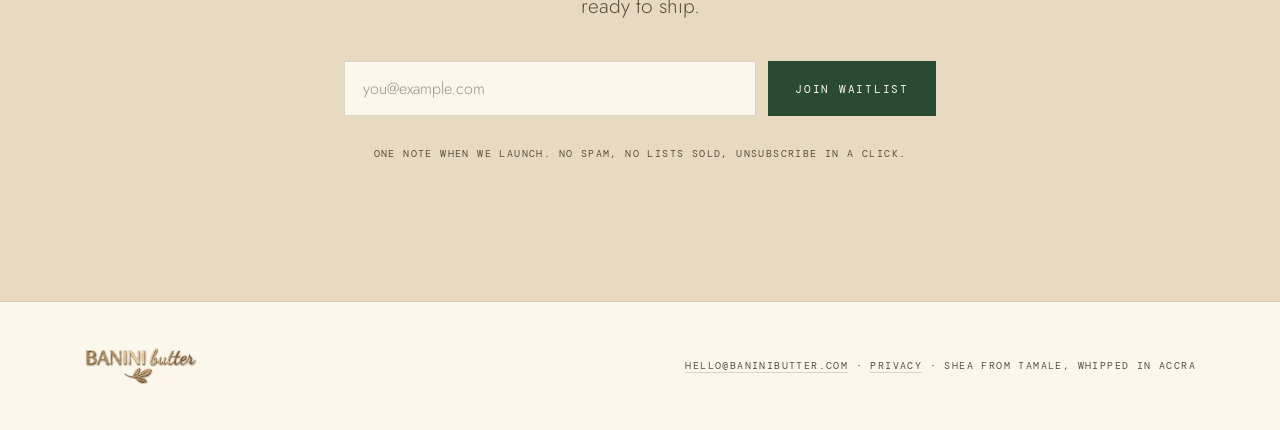
<file: reserve/index.html>
<!DOCTYPE html>
<html lang="en-GB" data-base="../">
<head>
<meta charset="utf-8">
<meta name="viewport" content="width=device-width, initial-scale=1, viewport-fit=cover">
<title>Reserve a jar &#183; Banini Butter</title>
<meta name="description" content="Reserve Banini whipped shea butter before the first run. Choose your blend, your skin type and your size. Nothing is charged today.">
<link rel="canonical" href="https://baninibutter.com/reserve/">
<meta name="theme-color" content="#2B4A32">
<link rel="icon" href="/favicon.ico" sizes="any">
<link rel="icon" type="image/png" href="/assets/favicon.png" sizes="192x192">
<link rel="apple-touch-icon" href="/assets/apple-touch-icon.png">
<meta property="og:type" content="website">
<meta property="og:site_name" content="Banini Butter">
<meta property="og:locale" content="en_GB">
<meta property="og:url" content="https://baninibutter.com/reserve/">
<meta property="og:title" content="Reserve a jar &#183; Banini Butter">
<meta property="og:description" content="Reserve before the first run. Choose your blend, your skin type and your size. Nothing is charged today.">
<meta property="og:image" content="https://baninibutter.com/assets/og.jpg?v=20260828a">
<meta property="og:image:width" content="1200">
<meta property="og:image:height" content="630">
<meta property="og:image:alt" content="The Banini Butter range on a wooden table: whipped shea butter in glass jars, body oil, facial balm, lip balms and a branded box">
<meta name="twitter:card" content="summary_large_image">
<link rel="preload" href="/assets/fonts/cormorant-garamond-400-normal-latin.woff2" as="font" type="font/woff2" crossorigin>
<link rel="preload" href="/assets/fonts/jost-300-normal-latin.woff2" as="font" type="font/woff2" crossorigin>
<link rel="stylesheet" href="/assets/fonts.css?v=20260923a">
<link rel="stylesheet" href="../styles.css?v=20261007b">
</head>
<body>
<a class="skip" href="#main">Skip to content</a>

<header class="nav">
  <div class="shell nav-in">
    <a class="wordmark" href="../"><span class="wordmark-text">Banini<span>.</span></span></a>
    <nav aria-label="Primary">
      <ul class="nav-links">
        <li><a href="../#story">Story</a></li>
        <li><a href="../#making">The Making</a></li>
        <li><a href="../#jar">The Jar</a></li>
        <li><a href="../#scents">Scents</a></li>
        <li><a href="../#voices">Voices</a></li>
      </ul>
    </nav>
    <a class="btn btn-sm" href="#waitlist">Join waitlist</a>
  </div>
</header>

<main id="main">
<section class="page-header" data-slot="reserve-header" aria-labelledby="ph-h">
  <div class="ph-scrim" aria-hidden="true"></div>
  <div class="ph-copy">
    <div class="shell">
      <h1 id="ph-h">Reserve a <em>jar.</em></h1>
      <p class="lede">Small batches, whipped to order in Accra. Tell me what you want and I will hold it for you.</p>
      <p class="ph-note">Body oil, balms and more, coming soon.</p>
    </div>
  </div>
</section>

<section id="reserve" aria-labelledby="reserve-h">
  <div class="shell">
    <span class="eyebrow r">Reserve</span>
    <h2 id="reserve-h" class="r d1">Pick your jars, we will <em>hold them.</em></h2>
    <p class="lede r d2">Reservations are free and nothing is charged today. Tell me which blends, skin types and sizes you want and I will write to you with the total and the delivery options once the first run is whipped.</p>

    <div class="reserve-grid">
      <form id="reserveForm" class="r" novalidate>
        <fieldset>
          <legend>Choose a blend</legend>
          <div class="opt-grid blends" id="scentOptions">
            <label class="opt-card"><input type="radio" name="scent" value="sunrise" data-prices='{"50ml":80,"300ml":200,"600ml":400}' checked>
              <figure class="opt-shot" data-slot="blend-sunrise" hidden></figure>
              <span class="opt-name">Sunrise</span><span class="opt-note">Lemongrass and sweet orange</span></label>
            <label class="opt-card"><input type="radio" name="scent" value="warm-heritage" data-prices='{"50ml":100,"300ml":250,"600ml":500}'>
              <figure class="opt-shot" data-slot="blend-warm-heritage" hidden></figure>
              <span class="opt-name">Warm Heritage</span><span class="opt-note">Raw cocoa and vanilla</span></label>
            <label class="opt-card"><input type="radio" name="scent" value="nightfall" data-prices='{"50ml":80,"300ml":200,"600ml":400}'>
              <figure class="opt-shot" data-slot="blend-nightfall" hidden></figure>
              <span class="opt-name">Nightfall</span><span class="opt-note">Lavender and frankincense</span></label>
            <label class="opt-card"><input type="radio" name="scent" value="pure" data-prices='{"50ml":73,"300ml":182,"600ml":364}'>
              <figure class="opt-shot" data-slot="blend-pure" hidden></figure>
              <span class="opt-name">Pure</span><span class="opt-note">Unscented</span></label>
          </div>
        </fieldset>

        <fieldset>
          <legend>Choose your skin</legend>
          <div class="opt-grid skins" id="skinOptions">
            <label class="opt-card"><input type="radio" name="skin" value="deep-moisture" checked>
              <span class="opt-name">Deep Moisture</span><span class="opt-note">For dry skin</span>
              <span class="opt-body">The richest of the three. For skin that drinks it in and asks for more.</span></label>
            <label class="opt-card"><input type="radio" name="skin" value="matte">
              <span class="opt-name">Matte</span><span class="opt-note">For oily skin</span>
              <span class="opt-body">Lighter, and it finishes without shine. Sits down quickly and stays down.</span></label>
            <label class="opt-card"><input type="radio" name="skin" value="balanced">
              <span class="opt-name">Balanced</span><span class="opt-note">For combination skin</span>
              <span class="opt-body">The middle road. Enough for the dry patches without overdoing the rest.</span></label>
          </div>
        </fieldset>

        <fieldset>
          <legend>Choose a size</legend>
          <figure class="size-shot">
            <img src="../assets/sizes.jpg" alt="The 50ml, 300ml and 600ml jars side by side on a wooden table" width="1400" height="618" decoding="async" loading="lazy">
            <figcaption>Left to right: 50ml, 300ml, 600ml.</figcaption>
          </figure>
          <div class="opt-grid sizes" id="sizeOptions">
            <label class="opt-card"><input type="radio" name="size" value="50ml" data-price="80">
              <span class="opt-name">50ml</span><span class="opt-price" data-price-for="50ml">&#8373;80</span></label>
            <label class="opt-card"><input type="radio" name="size" value="300ml" data-price="200" checked>
              <span class="opt-name">300ml</span><span class="opt-price" data-price-for="300ml">&#8373;200</span></label>
            <label class="opt-card"><input type="radio" name="size" value="600ml" data-price="400">
              <span class="opt-name">600ml</span><span class="opt-price" data-price-for="600ml">&#8373;400</span></label>
          </div>
          <div class="qty-row" style="margin-top:20px">
            <div class="field narrow">
              <label for="qty">Jars</label>
              <input type="number" id="qty" name="qty" min="1" max="12" step="1" value="1" inputmode="numeric">
            </div>
            <button type="button" class="btn btn-ghost" id="addLine">Add to reservation</button>
          </div>
        </fieldset>

        <fieldset>
          <legend>Where it goes</legend>
          <div class="field-grid">
            <div class="field">
              <label for="fullName">Name</label>
              <input type="text" id="fullName" name="fullName" autocomplete="name" maxlength="120" required>
            </div>
            <div class="field">
              <label for="orderEmail">Email</label>
              <input type="email" id="orderEmail" name="orderEmail" autocomplete="email" maxlength="254" required>
            </div>
            <div class="field">
              <label for="phone">Phone</label>
              <input type="tel" id="phone" name="phone" autocomplete="tel" maxlength="40" required>
            </div>
            <div class="field">
              <label for="city">Town or city</label>
              <input type="text" id="city" name="city" autocomplete="address-level2" maxlength="120" required>
            </div>
          </div>
          <div class="field" style="margin-top:18px">
            <label for="notes">Anything I should know, optional</label>
            <textarea id="notes" name="notes" maxlength="1000" rows="3"></textarea>
          </div>
          <div class="hp" aria-hidden="true">
            <label for="company">Leave this field empty</label>
            <input type="text" id="company" name="bb_hp_field" tabindex="-1"
                   autocomplete="new-password" data-lpignore="true" data-form-type="other">
          </div>
        </fieldset>

        <div class="reserve-actions">
          <button class="btn" type="submit" id="reserveSubmit">Place reservation</button>
          <span class="fineprint">No card, no charge, no obligation.</span>
        </div>
        <p class="form-note" id="reserveNote" role="status" aria-live="polite"></p>
      </form>

      <aside class="basket r d1" aria-labelledby="basket-h">
        <h3 id="basket-h">Your reservation</h3>
        <p class="basket-empty" id="basketEmpty">This is what you have chosen so far.</p>
        <div class="basket-preview" id="basketPreview">
          <figure class="prev-shot"><img id="prevImg" alt="" decoding="async"></figure>
          <div class="prev-copy">
            <span class="prev-name" id="prevName">Sunrise</span>
            <span class="prev-spec" id="prevSpec">Deep Moisture &#183; 300ml</span>
          </div>
          <span class="prev-price" id="prevPrice">&#8373;200</span>
        </div>
        <ul class="lines" id="lines"></ul>
        <div class="basket-total" hidden id="basketTotal">
          <span class="mono">Indicative total</span>
          <b><span id="totalValue">&#8373;0</span></b>
        </div>
        <p class="basket-note" hidden></p>
      </aside>
    </div>
  </div>
</section>

<section class="waitlist" id="waitlist" aria-labelledby="waitlist-h">
  <div class="shell waitlist-in">
    <span class="eyebrow r">Waitlist</span>
    <h2 id="waitlist-h" class="r d1">Be first to whip open <em>a jar.</em></h2>
    <p class="lede r d2">The first run is small and it goes to this list before it goes anywhere else. Leave your email and I will write to you when the jars are ready to ship.</p>
    <form class="signup r d2" id="signup" novalidate>
      <label class="sr-only" for="email">Email address</label>
      <input type="email" id="email" name="email" placeholder="you@example.com" autocomplete="email" required>
      <button class="btn" type="submit">Join waitlist</button>
    </form>
    <p class="form-note" id="formNote" role="status" aria-live="polite"></p>
    <p class="fineprint r">One note when we launch. No spam, no lists sold, unsubscribe in a click.</p>
  </div>
</section>
</main>
</main>

<footer>
  <div class="shell foot-in">
    <a class="wordmark" href="../"><span class="wordmark-text">Banini<span>.</span></span></a>
    <p class="fineprint">
      <a href="mailto:hello@baninibutter.com">hello@baninibutter.com</a>
      &#183; <a href="/privacy.html">Privacy</a>
      &#183; Shea from Tamale, whipped in Accra
    </p>
  </div>
</footer>

<script src="../config.js?v=20260828a" defer></script>
<script src="../app.js?v=20260923a" defer></script>
</body>
</html>
</file>
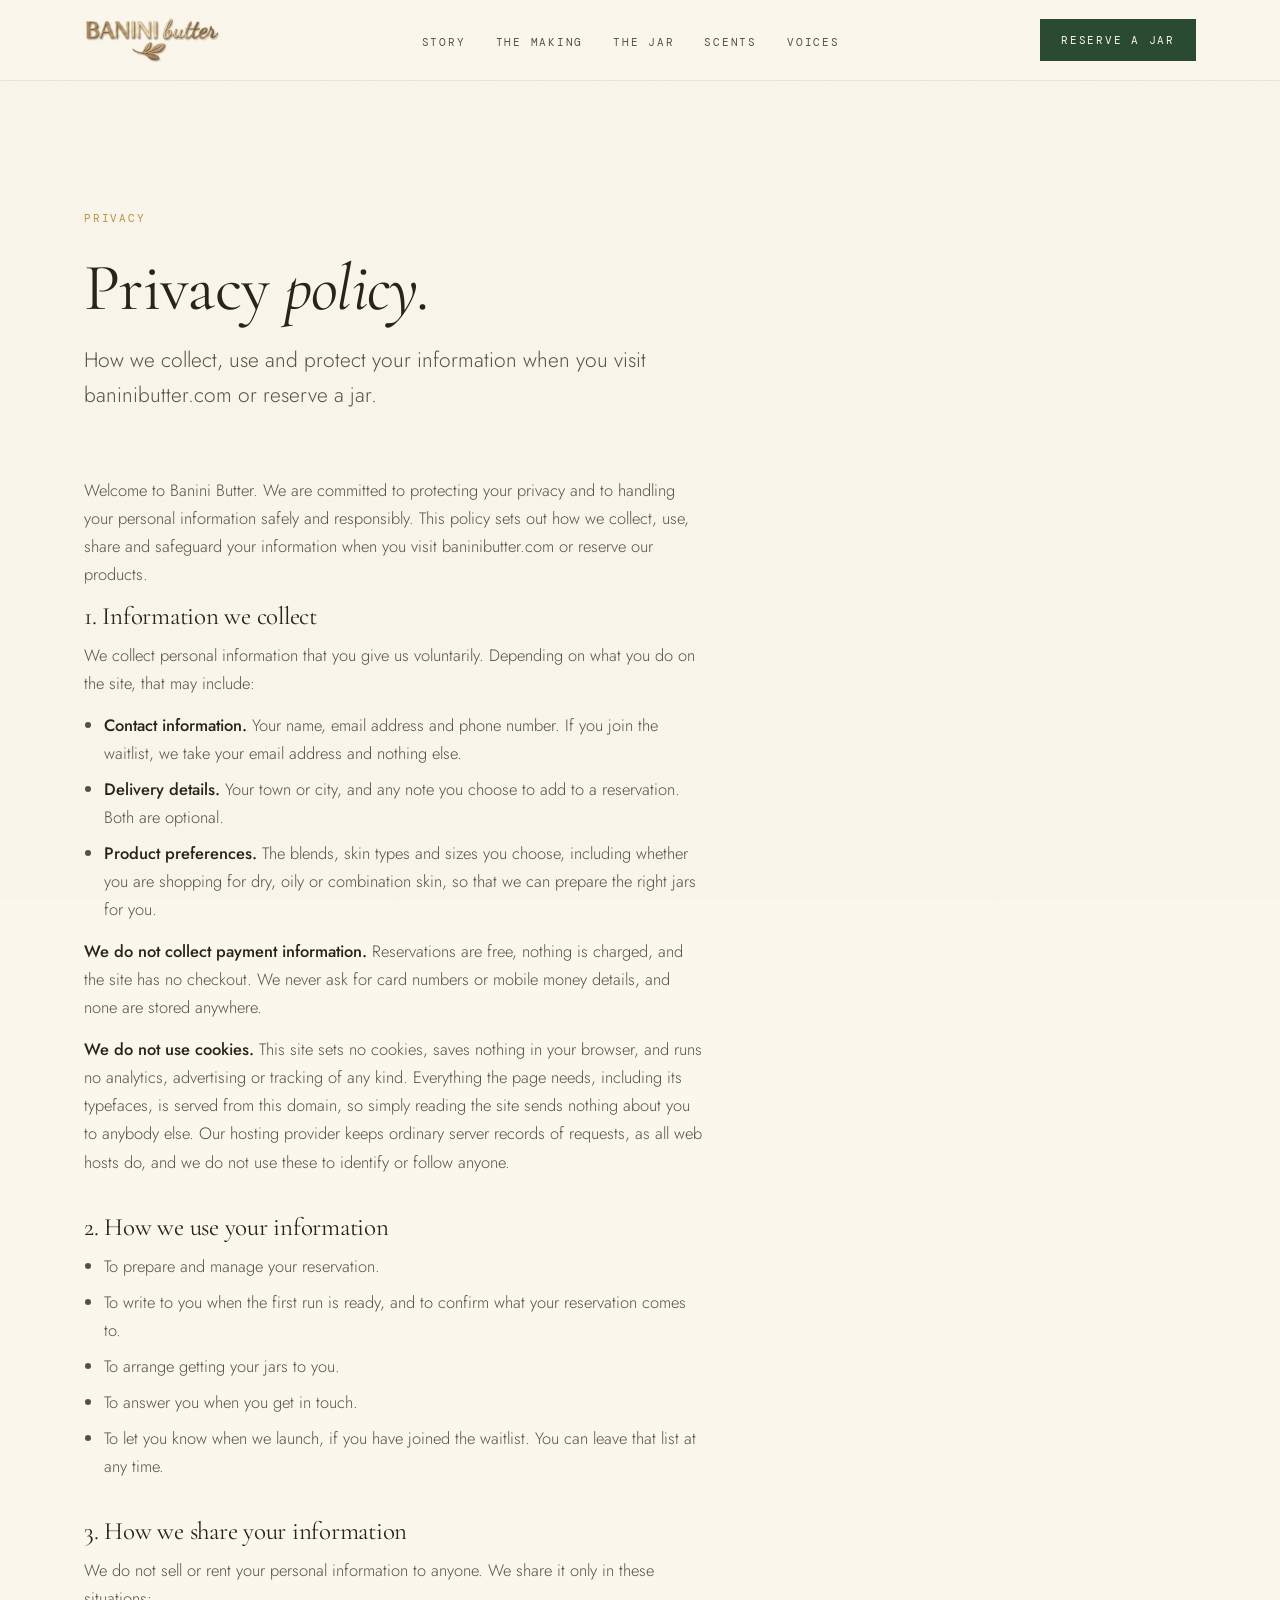
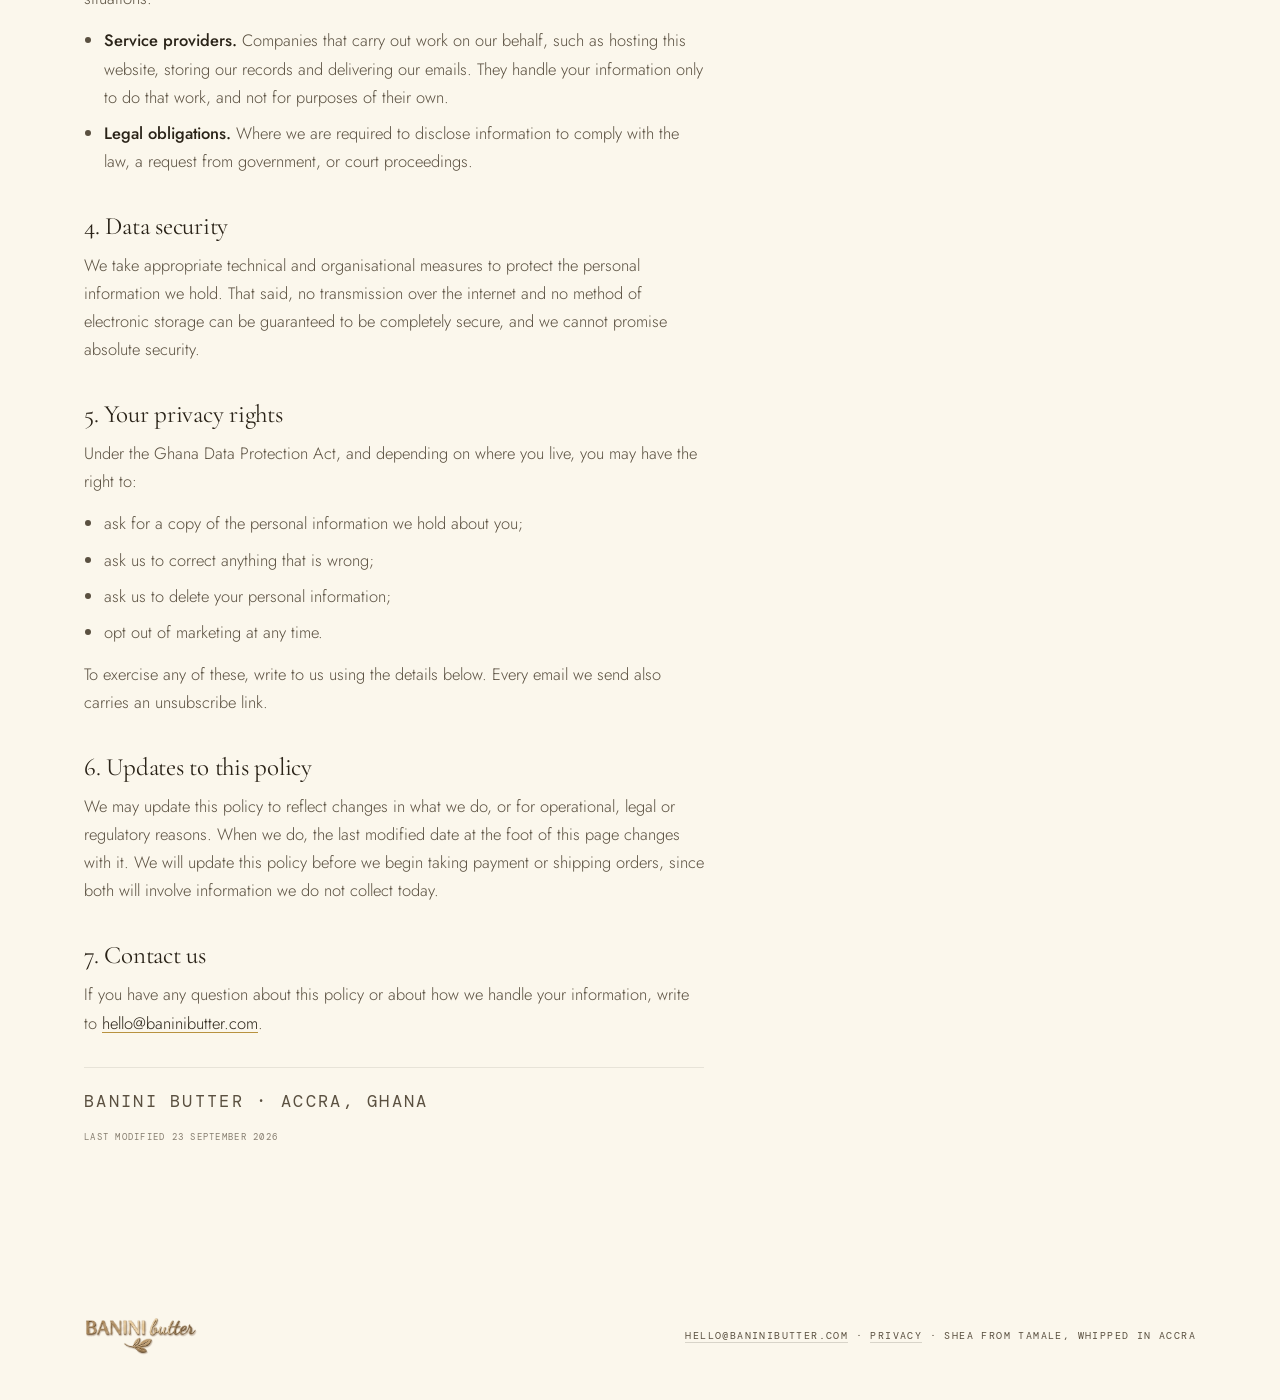
<file: privacy.html>
<!DOCTYPE html>
<html lang="en-GB">
<head>
<meta charset="utf-8">
<meta name="viewport" content="width=device-width, initial-scale=1, viewport-fit=cover">
<title>Privacy &#183; Banini Butter</title>
<meta name="description" content="The Banini Butter privacy policy: what we collect, how we use it, who we share it with, and your rights under the Ghana Data Protection Act.">
<link rel="canonical" href="https://baninibutter.com/privacy.html">
<meta name="theme-color" content="#2B4A32">
<link rel="icon" href="/favicon.ico" sizes="any">
<link rel="icon" type="image/png" href="/assets/favicon.png" sizes="192x192">
<link rel="apple-touch-icon" href="/assets/apple-touch-icon.png">
<meta property="og:type" content="website">
<meta property="og:site_name" content="Banini Butter">
<meta property="og:locale" content="en_GB">
<meta property="og:url" content="https://baninibutter.com/privacy.html">
<meta property="og:title" content="Privacy &#183; Banini Butter">
<meta property="og:description" content="What we collect, how we use it, who we share it with, and your rights.">
<link rel="preload" href="/assets/fonts/cormorant-garamond-400-normal-latin.woff2" as="font" type="font/woff2" crossorigin>
<link rel="preload" href="/assets/fonts/jost-300-normal-latin.woff2" as="font" type="font/woff2" crossorigin>
<link rel="stylesheet" href="/assets/fonts.css?v=20260923a">
<link rel="stylesheet" href="styles.css?v=20261007b">
</head>
<body>
<a class="skip" href="#main">Skip to content</a>

<header class="nav">
  <div class="shell nav-in">
    <a class="wordmark" href="/"><span class="wordmark-text">Banini<span>.</span></span></a>
    <nav aria-label="Primary">
      <ul class="nav-links">
        <li><a href="/#story">Story</a></li>
        <li><a href="/#making">The Making</a></li>
        <li><a href="/#jar">The Jar</a></li>
        <li><a href="/#scents">Scents</a></li>
        <li><a href="/#voices">Voices</a></li>
      </ul>
    </nav>
    <a class="btn btn-sm" href="/reserve/">Reserve a jar</a>
  </div>
</header>

<main id="main">
<section aria-labelledby="privacy-h">
  <div class="shell">
    <span class="eyebrow">Privacy</span>
    <h1 id="privacy-h" class="legal-h1">Privacy <em>policy.</em></h1>
    <p class="lede">How we collect, use and protect your information when you visit baninibutter.com or reserve a jar.</p>

    <div class="legal">
      <p>Welcome to Banini Butter. We are committed to protecting your privacy and to handling
        your personal information safely and responsibly. This policy sets out how we collect,
        use, share and safeguard your information when you visit baninibutter.com or reserve
        our products.</p>

      <h2>1. Information we collect</h2>
      <p>We collect personal information that you give us voluntarily. Depending on what you do
        on the site, that may include:</p>
      <ul>
        <li><b>Contact information.</b> Your name, email address and phone number. If you join
          the waitlist, we take your email address and nothing else.</li>
        <li><b>Delivery details.</b> Your town or city, and any note you choose to add to a
          reservation. Both are optional.</li>
        <li><b>Product preferences.</b> The blends, skin types and sizes you choose, including
          whether you are shopping for dry, oily or combination skin, so that we can prepare the
          right jars for you.</li>
      </ul>
      <p><b>We do not collect payment information.</b> Reservations are free, nothing is charged,
        and the site has no checkout. We never ask for card numbers or mobile money details, and
        none are stored anywhere.</p>
      <p><b>We do not use cookies.</b> This site sets no cookies, saves nothing in your browser,
        and runs no analytics, advertising or tracking of any kind. Everything the page needs,
        including its typefaces, is served from this domain, so simply reading the site sends
        nothing about you to anybody else. Our hosting provider keeps ordinary server records of
        requests, as all web hosts do, and we do not use these to identify or follow anyone.</p>

      <h2>2. How we use your information</h2>
      <ul>
        <li>To prepare and manage your reservation.</li>
        <li>To write to you when the first run is ready, and to confirm what your reservation
          comes to.</li>
        <li>To arrange getting your jars to you.</li>
        <li>To answer you when you get in touch.</li>
        <li>To let you know when we launch, if you have joined the waitlist. You can leave that
          list at any time.</li>
      </ul>

      <h2>3. How we share your information</h2>
      <p>We do not sell or rent your personal information to anyone. We share it only in these
        situations:</p>
      <ul>
        <li><b>Service providers.</b> Companies that carry out work on our behalf, such as
          hosting this website, storing our records and delivering our emails. They handle your
          information only to do that work, and not for purposes of their own.</li>
        <li><b>Legal obligations.</b> Where we are required to disclose information to comply
          with the law, a request from government, or court proceedings.</li>
      </ul>

      <h2>4. Data security</h2>
      <p>We take appropriate technical and organisational measures to protect the personal
        information we hold. That said, no transmission over the internet and no method of
        electronic storage can be guaranteed to be completely secure, and we cannot promise
        absolute security.</p>

      <h2>5. Your privacy rights</h2>
      <p>Under the Ghana Data Protection Act, and depending on where you live, you may have the
        right to:</p>
      <ul>
        <li>ask for a copy of the personal information we hold about you;</li>
        <li>ask us to correct anything that is wrong;</li>
        <li>ask us to delete your personal information;</li>
        <li>opt out of marketing at any time.</li>
      </ul>
      <p>To exercise any of these, write to us using the details below. Every email we send also
        carries an unsubscribe link.</p>

      <h2>6. Updates to this policy</h2>
      <p>We may update this policy to reflect changes in what we do, or for operational, legal or
        regulatory reasons. When we do, the last modified date at the foot of this page changes
        with it. We will update this policy before we begin taking payment or shipping orders, since
        both will involve information we do not collect today.</p>

      <h2>7. Contact us</h2>
      <p>If you have any question about this policy or about how we handle your information,
        write to <a href="mailto:hello@baninibutter.com">hello@baninibutter.com</a>.</p>
      <p class="fineprint">Banini Butter &#183; Accra, Ghana</p>
      <p class="legal-date">Last modified 23 September 2026</p>
    </div>
  </div>
</section>
</main>

<footer>
  <div class="shell foot-in">
    <a class="wordmark" href="/"><span class="wordmark-text">Banini<span>.</span></span></a>
    <p class="fineprint">
      <a href="mailto:hello@baninibutter.com">hello@baninibutter.com</a>
      &#183; <a href="/privacy.html">Privacy</a>
      &#183; Shea from Tamale, whipped in Accra
    </p>
  </div>
</footer>

<script src="config.js?v=20260828a" defer></script>
<script src="app.js?v=20260923a" defer></script>
</body>
</html>
</file>
<file: assets/fonts.css>
/* Banini Butter typefaces, served from this domain rather than from Google.
   Cormorant Garamond, DM Mono and Jost are all SIL Open Font License, which
   permits this. Nothing about a visitor reaches a third party to load them.

   Two subsets per face: latin for ordinary text, latin-ext for the rest,
   which is where the cedi sign lives, so prices need it. A browser fetches
   a file only when it needs a character from that range. */

@font-face{
  font-family:'Cormorant Garamond';
  font-style:italic;
  font-weight:400;
  font-display:swap;
  src:url('fonts/cormorant-garamond-400-italic-latin-ext.woff2') format('woff2');
  unicode-range:U+0100-02BA, U+02BD-02C5, U+02C7-02CC, U+02CE-02D7, U+02DD-02FF, U+0304, U+0308, U+0329, U+1D00-1DBF, U+1E00-1E9F, U+1EF2-1EFF, U+2020, U+20A0-20AB, U+20AD-20C0, U+2113, U+2C60-2C7F, U+A720-A7FF;
}
@font-face{
  font-family:'Cormorant Garamond';
  font-style:italic;
  font-weight:400;
  font-display:swap;
  src:url('fonts/cormorant-garamond-400-italic-latin.woff2') format('woff2');
  unicode-range:U+0000-00FF, U+0131, U+0152-0153, U+02BB-02BC, U+02C6, U+02DA, U+02DC, U+0304, U+0308, U+0329, U+2000-206F, U+20AC, U+2122, U+2191, U+2193, U+2212, U+2215, U+FEFF, U+FFFD;
}
@font-face{
  font-family:'Cormorant Garamond';
  font-style:normal;
  font-weight:400;
  font-display:swap;
  src:url('fonts/cormorant-garamond-400-normal-latin-ext.woff2') format('woff2');
  unicode-range:U+0100-02BA, U+02BD-02C5, U+02C7-02CC, U+02CE-02D7, U+02DD-02FF, U+0304, U+0308, U+0329, U+1D00-1DBF, U+1E00-1E9F, U+1EF2-1EFF, U+2020, U+20A0-20AB, U+20AD-20C0, U+2113, U+2C60-2C7F, U+A720-A7FF;
}
@font-face{
  font-family:'Cormorant Garamond';
  font-style:normal;
  font-weight:400;
  font-display:swap;
  src:url('fonts/cormorant-garamond-400-normal-latin.woff2') format('woff2');
  unicode-range:U+0000-00FF, U+0131, U+0152-0153, U+02BB-02BC, U+02C6, U+02DA, U+02DC, U+0304, U+0308, U+0329, U+2000-206F, U+20AC, U+2122, U+2191, U+2193, U+2212, U+2215, U+FEFF, U+FFFD;
}
@font-face{
  font-family:'DM Mono';
  font-style:normal;
  font-weight:400;
  font-display:swap;
  src:url('fonts/dm-mono-400-normal-latin-ext.woff2') format('woff2');
  unicode-range:U+0100-02BA, U+02BD-02C5, U+02C7-02CC, U+02CE-02D7, U+02DD-02FF, U+0304, U+0308, U+0329, U+1D00-1DBF, U+1E00-1E9F, U+1EF2-1EFF, U+2020, U+20A0-20AB, U+20AD-20C0, U+2113, U+2C60-2C7F, U+A720-A7FF;
}
@font-face{
  font-family:'DM Mono';
  font-style:normal;
  font-weight:400;
  font-display:swap;
  src:url('fonts/dm-mono-400-normal-latin.woff2') format('woff2');
  unicode-range:U+0000-00FF, U+0131, U+0152-0153, U+02BB-02BC, U+02C6, U+02DA, U+02DC, U+0304, U+0308, U+0329, U+2000-206F, U+20AC, U+2122, U+2191, U+2193, U+2212, U+2215, U+FEFF, U+FFFD;
}
@font-face{
  font-family:'Jost';
  font-style:normal;
  font-weight:300;
  font-display:swap;
  src:url('fonts/jost-300-normal-latin-ext.woff2') format('woff2');
  unicode-range:U+0100-02BA, U+02BD-02C5, U+02C7-02CC, U+02CE-02D7, U+02DD-02FF, U+0304, U+0308, U+0329, U+1D00-1DBF, U+1E00-1E9F, U+1EF2-1EFF, U+2020, U+20A0-20AB, U+20AD-20C0, U+2113, U+2C60-2C7F, U+A720-A7FF;
}
@font-face{
  font-family:'Jost';
  font-style:normal;
  font-weight:300;
  font-display:swap;
  src:url('fonts/jost-300-normal-latin.woff2') format('woff2');
  unicode-range:U+0000-00FF, U+0131, U+0152-0153, U+02BB-02BC, U+02C6, U+02DA, U+02DC, U+0304, U+0308, U+0329, U+2000-206F, U+20AC, U+2122, U+2191, U+2193, U+2212, U+2215, U+FEFF, U+FFFD;
}
@font-face{
  font-family:'Jost';
  font-style:normal;
  font-weight:400;
  font-display:swap;
  src:url('fonts/jost-400-normal-latin-ext.woff2') format('woff2');
  unicode-range:U+0100-02BA, U+02BD-02C5, U+02C7-02CC, U+02CE-02D7, U+02DD-02FF, U+0304, U+0308, U+0329, U+1D00-1DBF, U+1E00-1E9F, U+1EF2-1EFF, U+2020, U+20A0-20AB, U+20AD-20C0, U+2113, U+2C60-2C7F, U+A720-A7FF;
}
@font-face{
  font-family:'Jost';
  font-style:normal;
  font-weight:400;
  font-display:swap;
  src:url('fonts/jost-400-normal-latin.woff2') format('woff2');
  unicode-range:U+0000-00FF, U+0131, U+0152-0153, U+02BB-02BC, U+02C6, U+02DA, U+02DC, U+0304, U+0308, U+0329, U+2000-206F, U+20AC, U+2122, U+2191, U+2193, U+2212, U+2215, U+FEFF, U+FFFD;
}
@font-face{
  font-family:'Jost';
  font-style:normal;
  font-weight:500;
  font-display:swap;
  src:url('fonts/jost-500-normal-latin-ext.woff2') format('woff2');
  unicode-range:U+0100-02BA, U+02BD-02C5, U+02C7-02CC, U+02CE-02D7, U+02DD-02FF, U+0304, U+0308, U+0329, U+1D00-1DBF, U+1E00-1E9F, U+1EF2-1EFF, U+2020, U+20A0-20AB, U+20AD-20C0, U+2113, U+2C60-2C7F, U+A720-A7FF;
}
@font-face{
  font-family:'Jost';
  font-style:normal;
  font-weight:500;
  font-display:swap;
  src:url('fonts/jost-500-normal-latin.woff2') format('woff2');
  unicode-range:U+0000-00FF, U+0131, U+0152-0153, U+02BB-02BC, U+02C6, U+02DA, U+02DC, U+0304, U+0308, U+0329, U+2000-206F, U+20AC, U+2122, U+2191, U+2193, U+2212, U+2215, U+FEFF, U+FFFD;
}
</file>
<file: styles.css>
:root{
  --kraft:#E7DAC0;
  --kraft-deep:#DACAA6;
  --cream:#FBF7EC;
  --green:#2B4A32;
  --green-deep:#1B3020;
  --gold:#B8923F;
  --gold-soft:#D9BE85;
  --clay:#A9583C;
  --ink:#2A2318;
  --ink-soft:#5A5040;
  --line:rgba(42,35,24,.16);
  --line-soft:rgba(42,35,24,.09);
  --display:"Cormorant Garamond",Georgia,"Times New Roman",serif;
  --body:"Jost","Helvetica Neue",Helvetica,Arial,sans-serif;
  --mono:"DM Mono","Courier New",Courier,monospace;
  --gutter:clamp(20px,5vw,64px);
  /* the navigation bar's own height: 48px logo, 16px of air above and below,
     and the hairline underneath it */
  --nav-h:81px;
}
@media (max-width:880px){:root{--nav-h:71px}}
*{box-sizing:border-box}
/* a class that sets display must never outvote the hidden attribute */
[hidden]{display:none !important}
/* jumping to a section should not park its heading behind the navigation bar */
html{scroll-behavior:smooth;scroll-padding-top:calc(var(--nav-h) + 12px)}
@media (prefers-reduced-motion:reduce){html{scroll-behavior:auto}}
body{
  margin:0;background:var(--cream);color:var(--ink);
  font-family:var(--body);font-weight:300;font-size:17px;line-height:1.65;
  -webkit-font-smoothing:antialiased;overflow-x:hidden;
}
body::before{
  content:"";position:fixed;inset:0;z-index:0;pointer-events:none;opacity:.5;
  mix-blend-mode:multiply;
  background-image:url("data:image/svg+xml,%3Csvg xmlns='http://www.w3.org/2000/svg' width='300' height='300'%3E%3Cfilter id='g'%3E%3CfeTurbulence type='fractalNoise' baseFrequency='.85' numOctaves='3' stitchTiles='stitch'/%3E%3CfeColorMatrix type='saturate' values='0'/%3E%3C/filter%3E%3Crect width='300' height='300' filter='url(%23g)' opacity='.14'/%3E%3C/svg%3E");
}
main,header,footer{position:relative;z-index:1}
img{max-width:100%;display:block}
a{color:inherit}
:focus-visible{outline:2px solid var(--gold);outline-offset:3px;border-radius:2px}

h1,h2,h3{font-family:var(--display);font-weight:400;line-height:1.05;margin:0;letter-spacing:-.01em}
h1{font-size:clamp(52px,10vw,124px)}
h2{font-size:clamp(34px,5.4vw,64px)}
h3{font-size:clamp(21px,2.4vw,26px);line-height:1.2}
em{font-style:italic}
p{margin:0 0 1.1em}
.lede{font-size:clamp(18px,2vw,21px);color:var(--ink-soft);max-width:56ch}

.mono,.eyebrow,.label,.stat-label,.price{
  font-family:var(--mono);text-transform:uppercase;letter-spacing:.16em;font-size:11px;font-weight:400;
}
.eyebrow{color:var(--gold);display:block;margin-bottom:26px}

.shell{max-width:1240px;margin:0 auto;padding-left:var(--gutter);padding-right:var(--gutter)}
section{padding:clamp(72px,10vw,132px) 0}
.rule{height:1px;background:var(--line-soft);border:0;margin:0}

/* ---------- nav ---------- */
.nav{
  position:sticky;top:0;z-index:40;background:rgba(251,247,236,.9);
  backdrop-filter:blur(9px);-webkit-backdrop-filter:blur(9px);
  border-bottom:1px solid var(--line-soft);
}
.nav-in{display:flex;align-items:center;justify-content:space-between;gap:20px;padding-top:16px;padding-bottom:16px}
.wordmark{font-family:var(--display);font-size:26px;letter-spacing:.09em;text-decoration:none;line-height:1;display:inline-flex;align-items:center}
.wordmark-img{height:48px;width:auto;display:block}
.foot-in .wordmark-img{height:40px}
@media (max-width:880px){.wordmark-img{height:38px}}
.wordmark span{color:var(--gold)}
.nav-links{display:flex;gap:30px;list-style:none;margin:0;padding:0}
.nav-links a{
  font-family:var(--mono);font-size:11px;letter-spacing:.16em;text-transform:uppercase;
  text-decoration:none;color:var(--ink-soft);padding:6px 0;position:relative;
}
.nav-links a::after{content:"";position:absolute;left:0;right:100%;bottom:0;height:1px;background:var(--gold);transition:right .35s ease}
.nav-links a:hover::after,.nav-links a:focus-visible::after{right:0}
.btn{
  display:inline-block;font-family:var(--mono);font-size:11px;letter-spacing:.16em;text-transform:uppercase;
  padding:14px 26px;border:1px solid var(--green);background:var(--green);color:var(--cream);
  text-decoration:none;cursor:pointer;transition:background .3s ease,color .3s ease,border-color .3s ease;
}
.btn:hover{background:var(--green-deep);border-color:var(--green-deep)}
.btn-ghost{background:transparent;color:var(--ink);border-color:var(--line)}
.btn-ghost:hover{background:transparent;color:var(--gold);border-color:var(--gold)}
.btn-sm{padding:11px 20px}
@media (max-width:880px){.nav-links{display:none}}

/* ---------- hero ---------- */
/* The hero is pulled up under the navigation so it starts at the very top of
   the screen. The bar floats over it, and a full screen of hero means the
   headline and the buttons at its foot are in view from the first paint. */
.hero{padding:0;margin-top:calc(var(--nav-h) * -1)}

.hero-copy{
  position:absolute;left:0;right:0;bottom:0;z-index:4;pointer-events:none;
  padding-bottom:clamp(30px,5.5vh,64px);
}
.hero-copy .eyebrow{color:var(--gold-soft);margin-bottom:16px}
.hero-copy h1{font-size:clamp(46px,6.6vw,96px);color:var(--cream);margin-bottom:18px;text-shadow:0 2px 30px rgba(27,48,32,.35)}
.hero-copy h1 em{color:var(--gold-soft);display:block}
.hero-copy .lede{color:rgba(251,247,236,.86);max-width:46ch}
.hero-cta{display:flex;flex-wrap:wrap;gap:14px;align-items:center;margin-top:26px}
.hero-cta a{pointer-events:auto}
.btn-light{background:var(--cream);border-color:var(--cream);color:var(--ink)}
.btn-light:hover{background:var(--gold-soft);border-color:var(--gold-soft);color:var(--green-deep)}
.link-ghost{
  font-family:var(--mono);font-size:11px;letter-spacing:.16em;text-transform:uppercase;
  color:var(--ink-soft);text-decoration:none;border-bottom:1px solid var(--line);padding-bottom:3px;
  transition:color .3s ease,border-color .3s ease;
}
.link-ghost:hover{color:var(--gold);border-color:var(--gold)}
.link-ghost.light{color:rgba(251,247,236,.82);border-color:rgba(251,247,236,.4)}
.link-ghost.light:hover{color:var(--gold-soft);border-color:var(--gold-soft)}

/* ---------- drag reveal ---------- */
/* The hero holds still and fills the screen while the scroll drives the wipe.
   The track is taller than the panel it holds, and that surplus height is the
   scrolling the reveal consumes before the page is allowed to move on. The
   panel is exactly one screen tall, so nothing shows underneath it while it
   is pinned. */
/* dvh for the panel, so a phone's address bar sliding away can never leave a
   band of bare cream under a hero that is pinned to the screen */
.hero-track{position:relative;height:162vh;height:calc(100dvh + 62svh)}
.reveal-slider{
  --pos:84%;
  position:sticky;top:0;
  width:100%;height:100vh;height:100dvh;overflow:hidden;
  background:var(--kraft);touch-action:pan-y;
}
.rs-layer{position:absolute;inset:0}
.rs-layer .media,.rs-layer svg,.rs-layer img,.rs-layer video{width:100%;height:100%;object-fit:cover;display:block}
.rs-left{clip-path:inset(0 calc(100% - var(--pos)) 0 0)}
/* a short fade at the boundary instead of a hard cut, where the browser
   supports masking. clip-path stays as the fallback. */
@supports ((mask-image:linear-gradient(#000,#000)) or (-webkit-mask-image:linear-gradient(#000,#000))){
  .rs-left{
    clip-path:none;
    -webkit-mask-image:linear-gradient(90deg,#000 calc(var(--pos) - 26px),transparent var(--pos));
    mask-image:linear-gradient(90deg,#000 calc(var(--pos) - 26px),transparent var(--pos));
  }
}
.rs-scrim{
  position:absolute;inset:0;z-index:2;pointer-events:none;
  background:
    linear-gradient(90deg,rgba(27,48,32,.80) 0%,rgba(27,48,32,.52) 38%,rgba(27,48,32,.06) 72%,rgba(27,48,32,0) 100%),
    linear-gradient(0deg,rgba(27,48,32,.62) 0%,rgba(27,48,32,.12) 42%,rgba(27,48,32,0) 70%);
}
.rs-knob{
  position:absolute;top:50%;left:var(--pos);width:56px;height:56px;margin:-28px 0 0 -28px;z-index:3;
  border-radius:50%;background:rgba(251,247,236,.94);border:1px solid var(--gold-soft);
  display:flex;align-items:center;justify-content:center;pointer-events:none;
  box-shadow:0 8px 26px -8px rgba(27,48,32,.7);
}
/* the leaf sprig from the logo, sitting in the handle */
.rs-knob img{width:36px;height:auto;display:block}
.rs-range{
  position:absolute;inset:0;width:100%;height:100%;margin:0;z-index:3;opacity:0;
  cursor:ew-resize;-webkit-appearance:none;appearance:none;background:transparent;
}
.rs-range::-webkit-slider-thumb{-webkit-appearance:none;width:64px;height:600px;cursor:ew-resize}
.rs-range::-moz-range-thumb{width:64px;height:600px;border:0;cursor:ew-resize}
.rs-range:focus-visible{outline:none}
.rs-range:focus-visible ~ .rs-knob{outline:2px solid var(--gold-soft);outline-offset:4px}
@media (max-width:880px){
  .hero-track{height:154vh;height:calc(100dvh + 54svh)}
  .hero-copy .lede{font-size:17px}
}

/* Pinning the page under somebody is the sort of thing that makes people
   motion sick, so anyone who has asked for less movement gets a plain banner
   they can still drag by hand. */
@media (prefers-reduced-motion:reduce){
  .hero-track{height:auto}
  .reveal-slider{position:relative;height:clamp(520px,76vh,880px)}
}

/* ---------- stats ---------- */
.band{background:var(--green);color:var(--cream)}
.band#voices{background:var(--green-deep)}
.band .eyebrow{color:var(--gold-soft)}
.stats{
  display:grid;gap:clamp(28px,5vw,64px);
  /* auto-fit rather than a fixed three, so the band sits evenly whether the
     testing gives us two figures to show or three */
  grid-template-columns:repeat(auto-fit,minmax(min(100%,260px),1fr));
}
.stat{border-top:1px solid rgba(251,247,236,.22);padding-top:24px}
.stat-figure{font-family:var(--display);font-size:clamp(50px,7vw,86px);line-height:1;color:var(--gold-soft)}
.stat p{margin:12px 0 0;color:rgba(251,247,236,.82);font-size:16px;max-width:30ch}
.source{
  font-family:var(--mono);font-size:10px;letter-spacing:.16em;text-transform:uppercase;
  color:rgba(251,247,236,.55);margin-top:clamp(36px,5vw,56px);
}
@media (max-width:880px){.stats{grid-template-columns:1fr}}

/* ---------- positioning map ---------- */
/* ---------- the making ---------- */
/* four steps, four across on a desktop, two by two on a tablet, stacked on a
   phone, so the sequence never breaks into an odd row */
.steps{display:grid;grid-template-columns:repeat(4,1fr);gap:clamp(24px,3.4vw,44px);margin-top:56px}
@media (max-width:1100px){.steps{grid-template-columns:repeat(2,1fr)}}
@media (max-width:600px){.steps{grid-template-columns:1fr}}
.step{border-top:1px solid var(--line);padding-top:24px}
/* portrait, near enough the photographs' own shape that almost nothing is
   cropped away. A phone gets a shorter card so four of them do not turn the
   section into a marathon. */
.step-shot{
  margin:0 0 22px;aspect-ratio:4 / 7;overflow:hidden;background:var(--kraft);
  border:1px solid var(--line-soft);
}
@media (max-width:600px){.step-shot{aspect-ratio:4 / 5}}
.step-shot img,.step-shot .media,.step-shot video{width:100%;height:100%;object-fit:cover;display:block}
.step h3{margin-bottom:9px}
.step p{margin:0;font-size:15.5px;color:var(--ink-soft)}

/* ---------- story ---------- */
.split{display:grid;grid-template-columns:minmax(0,1fr) minmax(0,1fr);gap:clamp(36px,6vw,84px);align-items:center}
/* the product family shot runs the full width of the page rather than sitting
   in a column, since it is a wide photograph and deserves the room */
.media-bleed{
  position:relative;width:100%;overflow:hidden;background:var(--kraft);
  height:clamp(320px,62vh,700px);margin:clamp(52px,6.5vw,88px) 0;
  border-top:1px solid var(--line-soft);border-bottom:1px solid var(--line-soft);
}
.media-bleed .media,.media-bleed img,.media-bleed svg,.media-bleed video{
  width:100%;height:100%;object-fit:cover;display:block;
}
.media-bleed figcaption{
  position:absolute;left:0;right:0;bottom:0;padding:12px 16px;background:rgba(251,247,236,.88);
  font-family:var(--mono);font-size:10px;letter-spacing:.14em;text-transform:uppercase;color:var(--ink-soft);
}
@media (max-width:880px){.media-bleed{height:clamp(240px,38vh,360px)}}
.split.flip .media-frame{order:2}
/* figure carries 40px side margins by default, which quietly narrowed every
   framed photograph by 80px inside its column */
.media-frame{margin:0;position:relative;border:1px solid var(--line);background:var(--kraft);aspect-ratio:4/5;overflow:hidden}
.media-frame .media,.media-frame img,.media-frame video,.media-frame svg{width:100%;height:100%;object-fit:cover;display:block}
.media-frame figcaption{
  position:absolute;left:0;right:0;bottom:0;padding:12px 16px;background:rgba(251,247,236,.88);
  font-family:var(--mono);font-size:10px;letter-spacing:.14em;text-transform:uppercase;color:var(--ink-soft);
}
.signature{font-family:var(--display);font-style:italic;font-size:26px;color:var(--green);margin-top:30px}
.signature small{display:block;font-family:var(--mono);font-style:normal;font-size:10px;letter-spacing:.16em;text-transform:uppercase;color:var(--ink-soft);margin-top:8px}
@media (max-width:880px){
  .split{grid-template-columns:1fr}
  .split.flip .media-frame{order:0}
  .media-frame{aspect-ratio:4/3.4}
}

/* ---------- the jar ---------- */
.jar-list{list-style:none;margin:34px 0 0;padding:0;border-top:1px solid var(--line-soft);max-width:780px}
.jar-list li{display:flex;gap:20px;padding:17px 0;border-bottom:1px solid var(--line-soft);align-items:baseline}
.jar-list .k{font-family:var(--mono);font-size:10px;letter-spacing:.16em;text-transform:uppercase;color:var(--gold);flex:0 0 84px}
.jar-list .v{margin:0;font-size:16.5px}
.jar-list .v small{display:block;color:var(--ink-soft);font-size:14.5px;margin-top:3px}
.pillars{display:grid;grid-template-columns:repeat(3,1fr);gap:clamp(24px,4vw,48px);margin-top:clamp(56px,7vw,88px)}
.range-lede + .pillars{margin-top:clamp(28px,3.5vw,44px)}
.pillar{border-top:1px solid var(--line);padding-top:22px}
.pillar .label{color:var(--gold);display:block;margin-bottom:12px}
.pillar h3{margin-bottom:9px}
.pillar p{margin:0;font-size:15.5px;color:var(--ink-soft)}
@media (max-width:880px){.pillars{grid-template-columns:1fr}}

/* ---------- voices ---------- */
.voices{display:grid;grid-template-columns:repeat(auto-fit,minmax(min(100%,280px),1fr));gap:clamp(28px,4vw,56px);margin-top:56px}
.voice{margin:0;border-top:1px solid rgba(251,247,236,.22);padding-top:26px}
.voice blockquote{margin:0;font-family:var(--display);font-size:clamp(21px,2.3vw,26px);line-height:1.35;color:var(--cream)}
@media (max-width:880px){.voices{grid-template-columns:1fr}}

/* ---------- waitlist ---------- */
.waitlist{background:var(--kraft);border-top:1px solid var(--line-soft);border-bottom:1px solid var(--line-soft)}
.waitlist-in{max-width:720px;margin:0 auto;text-align:center}
.waitlist .lede{margin:20px auto 0}
form.signup{display:flex;gap:12px;margin:38px 0 16px;flex-wrap:wrap;justify-content:center}
form.signup input[type=email]{
  flex:1 1 320px;min-width:0;background:var(--cream);border:1px solid var(--line);
  padding:15px 18px;font-family:var(--body);font-size:16px;font-weight:300;color:var(--ink);
}
form.signup input[type=email]::placeholder{color:rgba(90,80,64,.6)}
form.signup input[type=email]:focus-visible{outline:2px solid var(--gold);outline-offset:0}
.fineprint{font-family:var(--mono);font-size:10px;letter-spacing:.14em;text-transform:uppercase;color:var(--ink-soft)}
.form-note{margin:14px 0 0;font-family:var(--mono);font-size:11px;letter-spacing:.12em;text-transform:uppercase;color:var(--green);min-height:1.2em}
.form-note[data-state=error]{color:var(--clay)}

/* ---------- footer ---------- */
footer{padding:44px 0}
.foot-in{display:flex;justify-content:space-between;align-items:center;gap:20px;flex-wrap:wrap}
.foot-in .wordmark{font-size:22px}
.foot-in p{margin:0}

/* ---------- scents ---------- */
/* four blends: four across on a desktop, a tidy two by two on a tablet,
   stacked on a phone. Never three with a lonely fourth underneath. */
.scent-grid{display:grid;grid-template-columns:repeat(4,1fr);gap:clamp(24px,3.4vw,44px);margin-top:56px}
@media (max-width:1100px){.scent-grid{grid-template-columns:repeat(2,1fr)}}
.range-lede{
  font-size:clamp(18px,2vw,21px);color:var(--ink-soft);max-width:56ch;
  margin:clamp(56px,7vw,88px) 0 0;
}
.scent{border-top:1px solid var(--line);padding-top:24px}
.scent-shot{
  margin:0 0 22px;aspect-ratio:5 / 2;overflow:hidden;background:var(--kraft);
  border:1px solid var(--line-soft);
}
.scent-shot img,.scent-shot .media{width:100%;height:100%;object-fit:cover;display:block}
@media (max-width:880px){.scent-shot{aspect-ratio:3 / 1}}
.scent h3{margin-bottom:6px}
.scent .blend{font-family:var(--mono);font-size:10px;letter-spacing:.14em;text-transform:uppercase;color:var(--ink-soft);display:block;margin-bottom:12px}
.scent p{margin:0;font-size:15.5px;color:var(--ink-soft)}
.size-strip{display:flex;flex-wrap:wrap;gap:10px 34px;margin-top:44px;padding-top:22px;border-top:1px solid var(--line-soft)}
.size-strip span{font-family:var(--mono);font-size:11px;letter-spacing:.16em;text-transform:uppercase;color:var(--ink-soft)}
/* the three sizes wrap as one, so the label can never take one of them
   onto its own line and leave the other two below */
.size-strip-list{display:flex;flex-wrap:wrap;gap:10px 34px}
.size-strip b{color:var(--gold);font-weight:400}
@media (max-width:600px){.scent-grid{grid-template-columns:1fr}}

/* ---------- reserve ---------- */
.reserve-grid{display:grid;grid-template-columns:minmax(0,1.32fr) minmax(0,.68fr);gap:clamp(36px,5vw,76px);align-items:start;margin-top:52px}
fieldset{border:0;margin:0 0 32px;padding:0;min-width:0}
legend{font-family:var(--mono);font-size:10px;letter-spacing:.16em;text-transform:uppercase;color:var(--gold);padding:0 0 16px}
/* ---- option cards ----
   The choosing is the nice part of this page, so each option is a card with
   room to breathe rather than a row with a radio button in front of it. The
   radio still carries the state and the keyboard focus; the card only shows
   it. */
.opt-grid{display:grid;gap:14px}
.opt-grid.blends{grid-template-columns:repeat(2,1fr)}
.opt-grid.skins,.opt-grid.sizes{grid-template-columns:repeat(3,1fr)}
@media (max-width:620px){
  .opt-grid.blends,.opt-grid.skins{grid-template-columns:1fr}
}
.opt-card{
  display:flex;flex-direction:column;align-items:stretch;
  border:1px solid var(--line);background:var(--cream);cursor:pointer;
  padding:0 0 18px;position:relative;
  transition:border-color .25s ease,box-shadow .25s ease;
}
.opt-card:hover{border-color:var(--gold-soft)}
.opt-card input{position:absolute;opacity:0;width:1px;height:1px;margin:0;pointer-events:none}
.opt-card:has(input:focus-visible){outline:2px solid var(--gold);outline-offset:3px}
.opt-card:has(input:checked){border-color:var(--green);box-shadow:inset 0 0 0 1px var(--green)}

.opt-card > :not(.opt-shot){padding-left:18px;padding-right:18px}
.opt-name{font-family:var(--display);font-size:22px;line-height:1.15;margin-top:16px}
.opt-note{font-family:var(--mono);font-size:10px;letter-spacing:.14em;text-transform:uppercase;color:var(--ink-soft);margin-top:8px}
.opt-body{font-size:14.5px;line-height:1.55;color:var(--ink-soft);margin-top:12px}
.opt-price{font-family:var(--mono);font-size:12px;letter-spacing:.1em;color:var(--gold)}

.opt-shot{margin:0;width:100%;aspect-ratio:5 / 2;overflow:hidden;background:var(--kraft)}
.opt-shot img,.opt-shot .media{width:100%;height:100%;object-fit:cover;display:block}

/* the tick that marks the chosen card */
.opt-card::after{
  content:"";position:absolute;top:12px;right:12px;width:22px;height:22px;border-radius:50%;
  background-color:var(--green);opacity:0;transform:scale(.7);
  transition:opacity .2s ease,transform .2s ease;
  background-image:url("data:image/svg+xml,%3Csvg xmlns='http://www.w3.org/2000/svg' viewBox='0 0 24 24' fill='none' stroke='%23FBF7EC' stroke-width='3' stroke-linecap='round' stroke-linejoin='round'%3E%3Cpath d='M5 13l4 4L19 7'/%3E%3C/svg%3E");
  background-size:13px;background-repeat:no-repeat;background-position:center;
}
.opt-card:has(input:checked)::after{opacity:1;transform:scale(1)}
/* on a card with no photograph the tick shares the top line, so the name gives way */
.opt-grid.skins .opt-name{padding-right:46px}

/* one photograph carries the scale, so the cards can stay plain */
.size-shot{margin:0 0 18px;border:1px solid var(--line-soft);background:var(--kraft)}
.size-shot img{width:100%;height:auto;display:block}
.size-shot figcaption{font-family:var(--mono);font-size:10px;letter-spacing:.14em;text-transform:uppercase;
  color:var(--ink-soft);padding:12px 16px;border-top:1px solid var(--line-soft);background:var(--cream)}
.opt-grid.sizes .opt-card{padding-top:4px}
.opt-grid.sizes .opt-name{margin-top:42px}
.opt-grid.sizes .opt-price{margin-top:6px;margin-bottom:2px;font-size:13px}
.qty-row{display:flex;flex-wrap:wrap;align-items:flex-end;gap:14px}
.field{display:flex;flex-direction:column;gap:8px;min-width:0}
.field label{font-family:var(--mono);font-size:10px;letter-spacing:.16em;text-transform:uppercase;color:var(--ink-soft)}
.field input,.field textarea{
  background:var(--cream);border:1px solid var(--line);padding:14px 16px;
  font-family:var(--body);font-size:16px;font-weight:300;color:var(--ink);width:100%;
}
.field textarea{resize:vertical;min-height:88px}
.field input:focus-visible,.field textarea:focus-visible{outline:2px solid var(--gold);outline-offset:0}
.field.narrow{max-width:130px}
.field-grid{display:grid;grid-template-columns:1fr 1fr;gap:18px}
@media (max-width:880px){.field-grid{grid-template-columns:1fr}}
.hp{position:absolute;left:-9999px;width:1px;height:1px;overflow:hidden}

.media-frame.wide{
  aspect-ratio:4 / 5;max-width:560px;margin:clamp(48px,6vw,72px) auto 0;
}
.media-frame.wide img,.media-frame.wide .media{object-position:center}
@media (max-width:880px){.media-frame.wide{aspect-ratio:3 / 4;max-width:100%}}
.basket{border:1px solid var(--line);background:var(--kraft);padding:clamp(22px,3vw,32px);position:sticky;top:96px}
.basket h3{margin-bottom:18px}
.basket-empty{font-size:15.5px;color:var(--ink-soft);margin:0}
/* the panel shows the current choice before anything is added to it */
.basket-preview{display:grid;grid-template-columns:72px 1fr auto;gap:14px;align-items:center;
  margin-top:18px;padding-top:18px;border-top:1px solid var(--line-soft)}
.prev-shot{margin:0;width:72px;aspect-ratio:1;overflow:hidden;background:var(--cream);border:1px solid var(--line-soft)}
.prev-shot img{width:100%;height:100%;object-fit:cover;display:block}
.prev-copy{display:flex;flex-direction:column;gap:5px;min-width:0}
.prev-name{font-family:var(--display);font-size:20px;line-height:1.1}
.prev-spec{font-family:var(--mono);font-size:10px;letter-spacing:.14em;text-transform:uppercase;color:var(--ink-soft)}
.prev-price{font-family:var(--mono);font-size:12px;letter-spacing:.1em;color:var(--gold)}

.lines{list-style:none;margin:0;padding:0}
.lines li{display:grid;grid-template-columns:1fr auto auto;gap:14px;align-items:baseline;padding:14px 0;border-bottom:1px solid var(--line-soft)}
.lines .line-name{font-size:16px}
.lines .line-name small{display:block;font-family:var(--mono);font-size:10px;letter-spacing:.14em;text-transform:uppercase;color:var(--ink-soft);margin-top:4px}
.lines .line-cost{font-family:var(--mono);font-size:12px;letter-spacing:.08em}
.lines .remove{
  background:none;border:0;padding:4px 6px;cursor:pointer;color:var(--ink-soft);
  font-family:var(--mono);font-size:10px;letter-spacing:.14em;text-transform:uppercase;
}
.lines .remove:hover{color:var(--clay)}
.basket-total{display:flex;justify-content:space-between;align-items:baseline;margin-top:20px;padding-top:18px;border-top:1px solid var(--line)}
.basket-total .mono{color:var(--ink-soft)}
.basket-total b{font-family:var(--display);font-size:30px;font-weight:400;color:var(--green)}
.basket-note{font-family:var(--mono);font-size:10px;letter-spacing:.14em;text-transform:uppercase;color:var(--ink-soft);margin:18px 0 0;line-height:1.9}
.reserve-actions{display:flex;flex-wrap:wrap;gap:16px;align-items:center;margin-top:28px}
.btn[disabled]{opacity:.5;cursor:not-allowed}
.done{border:1px solid var(--green);background:var(--kraft);padding:clamp(26px,4vw,40px)}
.done h3{margin-bottom:14px}
.done .ref{font-family:var(--mono);font-size:15px;letter-spacing:.16em;color:var(--gold);display:block;margin:18px 0}
.done p{margin:0 0 .8em;font-size:16px;color:var(--ink-soft)}
@media (max-width:880px){
  .reserve-grid{grid-template-columns:1fr}
  .basket{position:static}
}

/* ---------- reveal motion ---------- */
.r{opacity:0;transform:translateY(20px);transition:opacity .8s cubic-bezier(.22,.61,.36,1),transform .8s cubic-bezier(.22,.61,.36,1)}
.r.in{opacity:1;transform:none}
.r.d1{transition-delay:.09s}.r.d2{transition-delay:.18s}.r.d3{transition-delay:.27s}
@media (prefers-reduced-motion:reduce){
  .r{opacity:1;transform:none;transition:none}
  *{scroll-behavior:auto!important}
}
.sr-only{position:absolute;width:1px;height:1px;padding:0;margin:-1px;overflow:hidden;clip:rect(0 0 0 0);white-space:nowrap;border:0}
.skip{position:absolute;left:-9999px;top:0;background:var(--green);color:var(--cream);padding:12px 18px;z-index:60}
.skip:focus{left:0}

/* ---------- inner page header ---------- */
/* ---------- legal pages ---------- */
.legal-h1{font-size:clamp(38px,5.2vw,68px);margin-bottom:20px}
.legal{max-width:62ch;margin-top:clamp(40px,5vw,64px)}
/* the date sits at the foot, quieter than the policy it dates.
   Scoped under .legal so it outranks .legal p, which sets 16.5px. */
.legal .legal-date{font-family:var(--mono);font-size:9px;letter-spacing:.14em;text-transform:uppercase;
  color:var(--ink-soft);opacity:.72;margin:12px 0 0;line-height:1.6}
.legal h2{font-size:clamp(20px,2.2vw,25px);margin:38px 0 12px}
.legal h2:first-of-type{margin-top:0}
.legal p{margin:0 0 14px;color:var(--ink-soft);font-size:16.5px;line-height:1.7}
.legal b{font-weight:500;color:var(--ink)}
.legal ul{margin:0 0 14px;padding-left:20px;color:var(--ink-soft);font-size:16.5px;line-height:1.7}
.legal li{margin-bottom:8px}
.legal a{color:var(--ink);text-decoration:underline;text-underline-offset:3px;text-decoration-color:var(--gold)}
.legal a:hover{color:var(--gold)}
.legal .fineprint{margin-top:30px;padding-top:20px;border-top:1px solid var(--line-soft)}
.foot-in .fineprint a{color:inherit;text-decoration:none;border-bottom:1px solid var(--line)}
.foot-in .fineprint a:hover{color:var(--gold);border-color:var(--gold)}

.page-header{
  position:relative;width:100%;height:clamp(300px,42vh,460px);overflow:hidden;
  background:var(--kraft);padding:0;   /* sections carry vertical padding, this one must not */
}
.page-header .media,.page-header img,.page-header svg{width:100%;height:100%;object-fit:cover;display:block}
.ph-scrim{
  position:absolute;inset:0;z-index:2;pointer-events:none;
  background:
    linear-gradient(90deg,rgba(27,48,32,.82) 0%,rgba(27,48,32,.5) 42%,rgba(27,48,32,.08) 76%,rgba(27,48,32,0) 100%),
    linear-gradient(0deg,rgba(27,48,32,.55) 0%,rgba(27,48,32,.08) 46%,rgba(27,48,32,0) 72%);
}
.ph-copy{position:absolute;left:0;right:0;bottom:0;z-index:3;padding-bottom:clamp(28px,4.5vh,52px)}
.ph-copy .eyebrow{color:var(--gold-soft);margin-bottom:14px}
.ph-copy h1{font-size:clamp(42px,5.6vw,80px);color:var(--cream);margin-bottom:14px}
.ph-copy h1 em{color:var(--gold-soft)}
.ph-copy .lede{color:rgba(251,247,236,.86);max-width:44ch}
/* the header photograph shows the whole range, so the copy says which part
   of it can be reserved today */
.ph-note{margin:12px 0 0;font-size:14.5px;line-height:1.5;color:rgba(251,247,236,.7);max-width:46ch}
@media (max-width:620px){.ph-note{font-size:13.5px;margin-top:10px}}
.page-header + section{padding-top:clamp(56px,7vw,96px)}

.waitlist-cross{
  margin:26px 0 0;font-family:var(--mono);font-size:11px;letter-spacing:.14em;text-transform:uppercase;color:var(--ink-soft);
}
.waitlist-cross a{color:var(--gold);text-decoration:none;border-bottom:1px solid var(--gold-soft);padding-bottom:2px}
.waitlist-cross a:hover{color:var(--green)}
</file>
